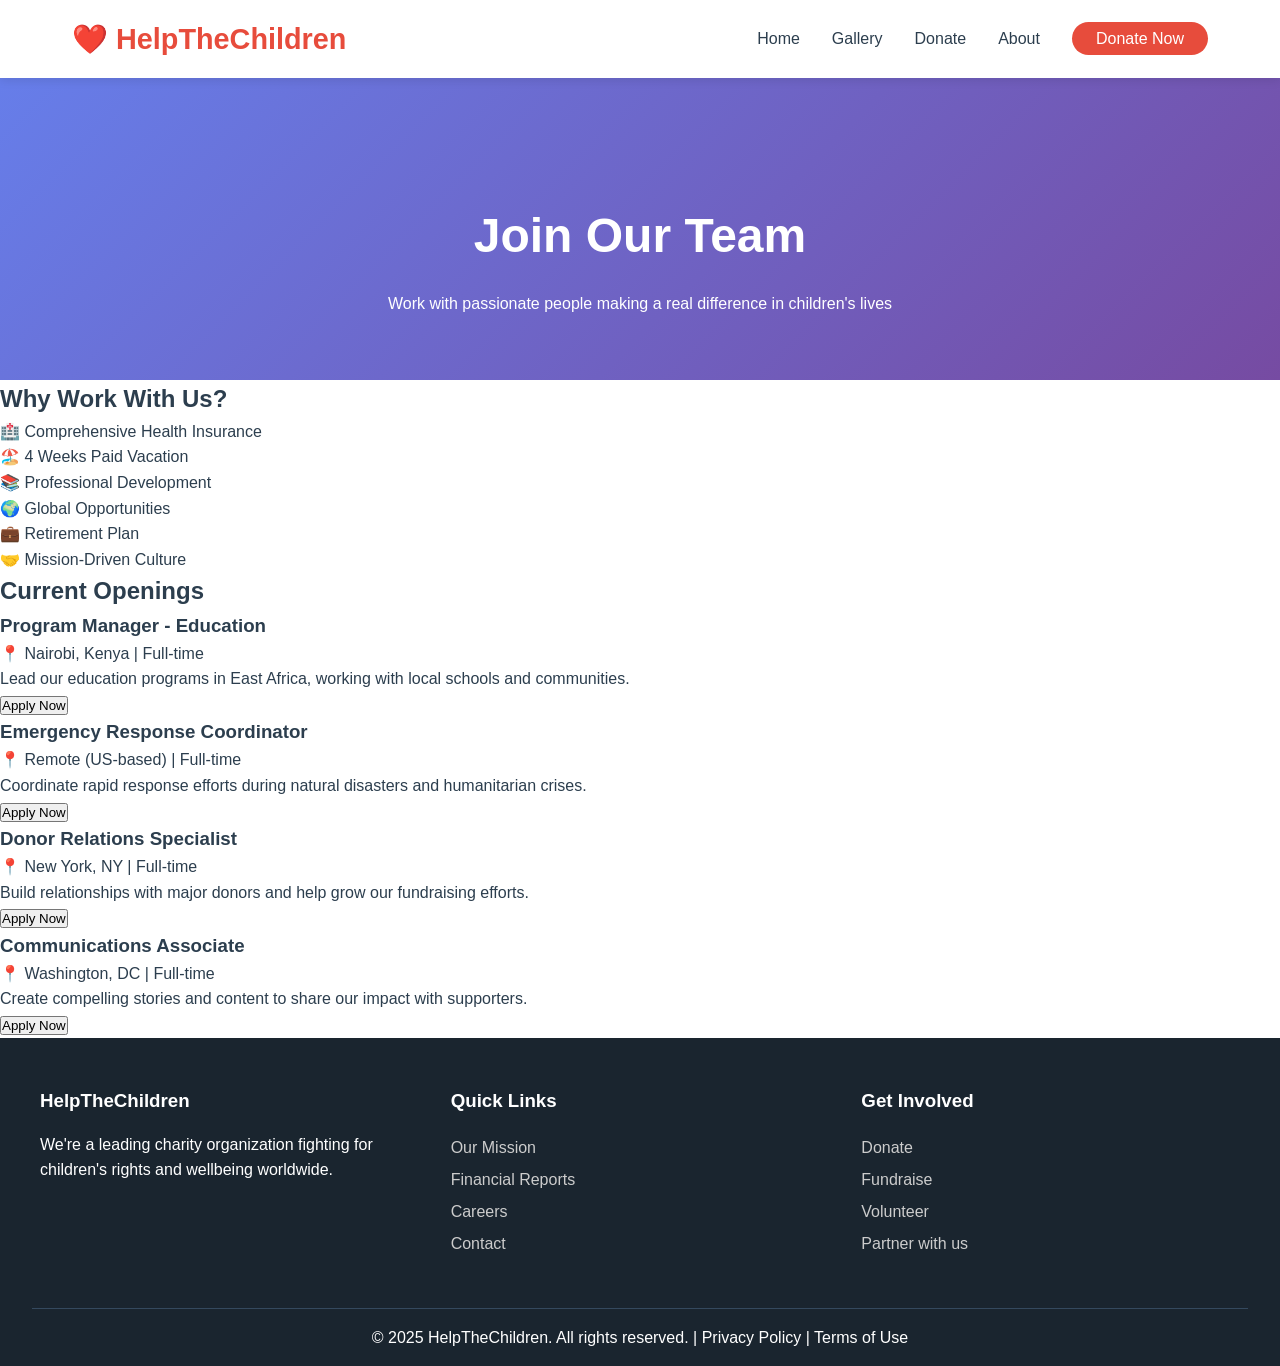
<file: careers.html>
<!DOCTYPE html>
<html lang="en">
<head>
    <meta charset="UTF-8">
    <meta name="viewport" content="width=device-width, initial-scale=1.0">
    <title>Help The Children | Careers</title>
    <link rel="stylesheet" href="style.css">
</head>
<body>
    <header>
        <nav>
            <div class="logo">❤️ HelpTheChildren</div>
            <div class="menu-toggle" id="menuToggle">☰</div>
            <ul class="nav-links" id="navLinks">
                <li><a href="index.html">Home</a></li>
                <li><a href="gallery.html">Gallery</a></li>
                <li><a href="donate.html">Donate</a></li>
                <li><a href="about.html">About</a></li>
                <li><a href="donate.html" class="donate-btn">Donate Now</a></li>
            </ul>
        </nav>
    </header>

    <section class="page-header">
        <h1>Join Our Team</h1>
        <p>Work with passionate people making a real difference in children's lives</p>
    </section>

    <section class="careers-section">
        <div class="careers-container">
            <div class="why-work">
                <h2>Why Work With Us?</h2>
                <div class="benefits-grid">
                    <div class="benefit">🏥 Comprehensive Health Insurance</div>
                    <div class="benefit">🏖️ 4 Weeks Paid Vacation</div>
                    <div class="benefit">📚 Professional Development</div>
                    <div class="benefit">🌍 Global Opportunities</div>
                    <div class="benefit">💼 Retirement Plan</div>
                    <div class="benefit">🤝 Mission-Driven Culture</div>
                </div>
            </div>

            <div class="job-openings">
                <h2>Current Openings</h2>
                <div class="job-list">
                    <div class="job-card">
                        <h3>Program Manager - Education</h3>
                        <div class="job-meta">📍 Nairobi, Kenya | Full-time</div>
                        <p>Lead our education programs in East Africa, working with local schools and communities.</p>
                        <button class="apply-btn">Apply Now</button>
                    </div>
                    <div class="job-card">
                        <h3>Emergency Response Coordinator</h3>
                        <div class="job-meta">📍 Remote (US-based) | Full-time</div>
                        <p>Coordinate rapid response efforts during natural disasters and humanitarian crises.</p>
                        <button class="apply-btn">Apply Now</button>
                    </div>
                    <div class="job-card">
                        <h3>Donor Relations Specialist</h3>
                        <div class="job-meta">📍 New York, NY | Full-time</div>
                        <p>Build relationships with major donors and help grow our fundraising efforts.</p>
                        <button class="apply-btn">Apply Now</button>
                    </div>
                    <div class="job-card">
                        <h3>Communications Associate</h3>
                        <div class="job-meta">📍 Washington, DC | Full-time</div>
                        <p>Create compelling stories and content to share our impact with supporters.</p>
                        <button class="apply-btn">Apply Now</button>
                    </div>
                </div>
            </div>
        </div>
    </section>

    <footer>
        <div class="footer-content">
            <div class="footer-section">
                <h3>HelpTheChildren</h3>
                <p>We're a leading charity organization fighting for children's rights and wellbeing worldwide.</p>
            </div>
            <div class="footer-section">
                <h3>Quick Links</h3>
                <ul>
                    <li><a href="mission.html">Our Mission</a></li>
                    <li><a href="reports.html">Financial Reports</a></li>
                    <li><a href="careers.html">Careers</a></li>
                    <li><a href="contact.html">Contact</a></li>
                </ul>
            </div>
            <div class="footer-section">
                <h3>Get Involved</h3>
                <ul>
                    <li><a href="donate.html">Donate</a></li>
                    <li><a href="fundraise.html">Fundraise</a></li>
                    <li><a href="volunteer.html">Volunteer</a></li>
                    <li><a href="partners.html">Partner with us</a></li>
                </ul>
            </div>
        </div>
        <div class="copyright">
            <p>&copy; 2025 HelpTheChildren. All rights reserved. | Privacy Policy | Terms of Use</p>
        </div>
    </footer>

    <script src="script.js"></script>
</body>
</html>
</file>
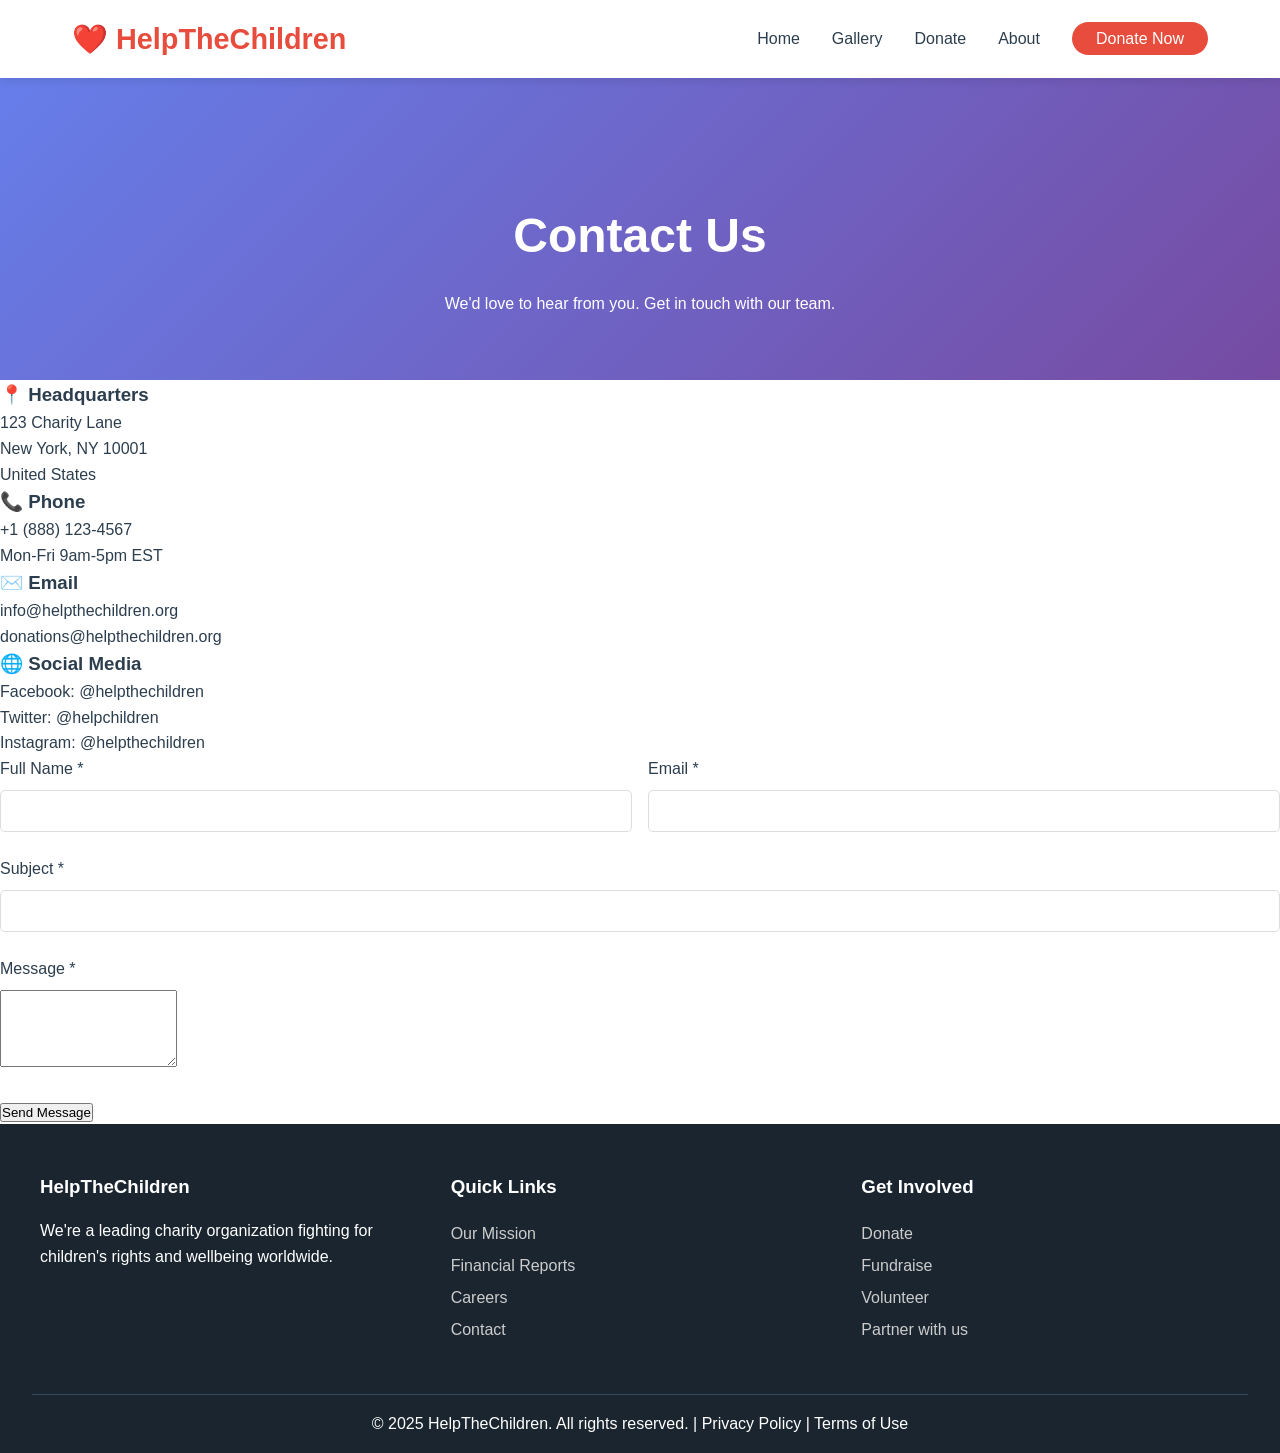
<file: contact.html>
<!DOCTYPE html>
<html lang="en">
<head>
    <meta charset="UTF-8">
    <meta name="viewport" content="width=device-width, initial-scale=1.0">
    <title>Help The Children | Contact Us</title>
    <link rel="stylesheet" href="style.css">
</head>
<body>
    <header>
        <nav>
            <div class="logo">❤️ HelpTheChildren</div>
            <div class="menu-toggle" id="menuToggle">☰</div>
            <ul class="nav-links" id="navLinks">
                <li><a href="index.html">Home</a></li>
                <li><a href="gallery.html">Gallery</a></li>
                <li><a href="donate.html">Donate</a></li>
                <li><a href="about.html">About</a></li>
                <li><a href="donate.html" class="donate-btn">Donate Now</a></li>
            </ul>
        </nav>
    </header>

    <section class="page-header">
        <h1>Contact Us</h1>
        <p>We'd love to hear from you. Get in touch with our team.</p>
    </section>

    <section class="contact-section">
        <div class="contact-container">
            <div class="contact-info">
                <div class="info-item">
                    <h3>📍 Headquarters</h3>
                    <p>123 Charity Lane<br>New York, NY 10001<br>United States</p>
                </div>
                <div class="info-item">
                    <h3>📞 Phone</h3>
                    <p>+1 (888) 123-4567<br>Mon-Fri 9am-5pm EST</p>
                </div>
                <div class="info-item">
                    <h3>✉️ Email</h3>
                    <p>info@helpthechildren.org<br>donations@helpthechildren.org</p>
                </div>
                <div class="info-item">
                    <h3>🌐 Social Media</h3>
                    <p>Facebook: @helpthechildren<br>Twitter: @helpchildren<br>Instagram: @helpthechildren</p>
                </div>
            </div>

            <div class="contact-form-container">
                <form id="contactForm" class="contact-form">
                    <div class="form-row">
                        <div class="form-group">
                            <label for="contactName">Full Name *</label>
                            <input type="text" id="contactName" required>
                        </div>
                        <div class="form-group">
                            <label for="contactEmail">Email *</label>
                            <input type="email" id="contactEmail" required>
                        </div>
                    </div>
                    <div class="form-group">
                        <label for="contactSubject">Subject *</label>
                        <input type="text" id="contactSubject" required>
                    </div>
                    <div class="form-group">
                        <label for="contactMessage">Message *</label>
                        <textarea id="contactMessage" rows="5" required></textarea>
                    </div>
                    <button type="submit" class="submit-contact">Send Message</button>
                </form>
            </div>
        </div>
    </section>

    <footer>
        <div class="footer-content">
            <div class="footer-section">
                <h3>HelpTheChildren</h3>
                <p>We're a leading charity organization fighting for children's rights and wellbeing worldwide.</p>
            </div>
            <div class="footer-section">
                <h3>Quick Links</h3>
                <ul>
                    <li><a href="mission.html">Our Mission</a></li>
                    <li><a href="reports.html">Financial Reports</a></li>
                    <li><a href="careers.html">Careers</a></li>
                    <li><a href="contact.html">Contact</a></li>
                </ul>
            </div>
            <div class="footer-section">
                <h3>Get Involved</h3>
                <ul>
                    <li><a href="donate.html">Donate</a></li>
                    <li><a href="fundraise.html">Fundraise</a></li>
                    <li><a href="volunteer.html">Volunteer</a></li>
                    <li><a href="partners.html">Partner with us</a></li>
                </ul>
            </div>
        </div>
        <div class="copyright">
            <p>&copy; 2025 HelpTheChildren. All rights reserved. | Privacy Policy | Terms of Use</p>
        </div>
    </footer>

    <script src="script.js"></script>
</body>
</html>
</file>
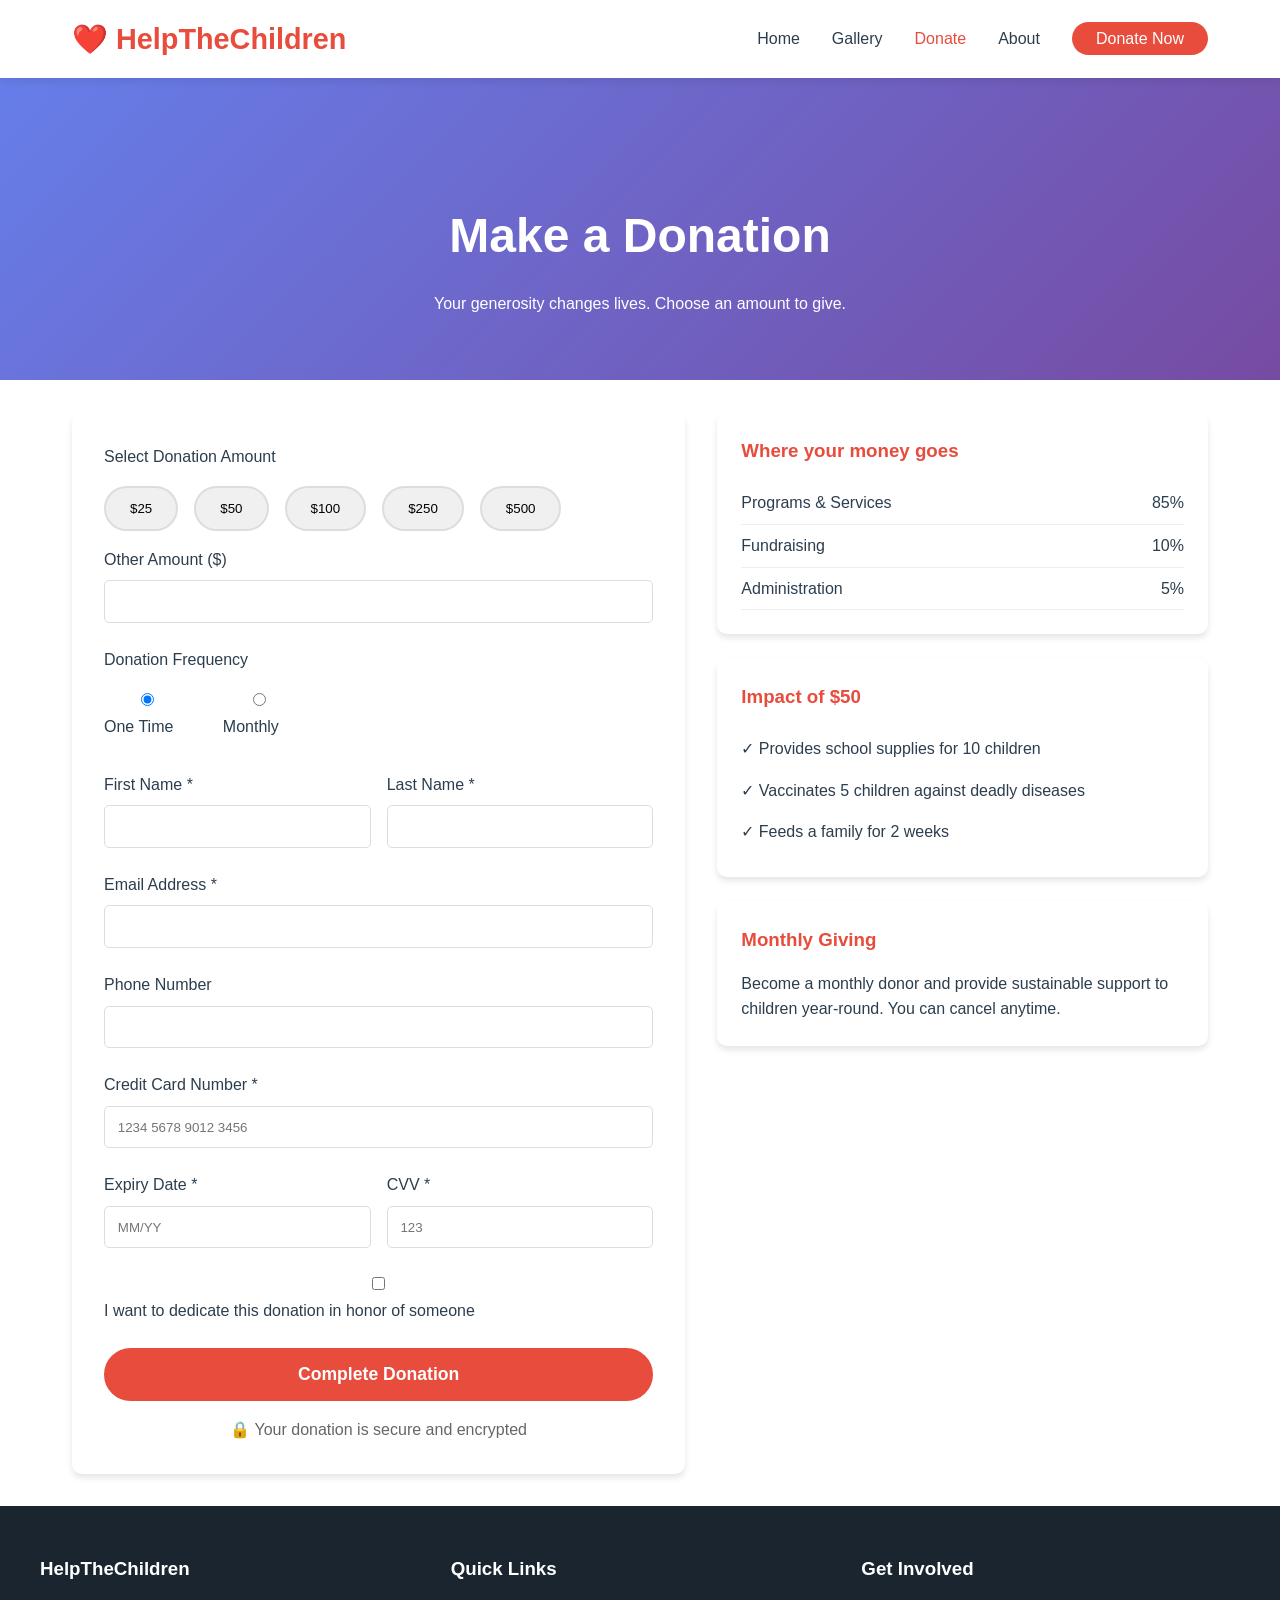
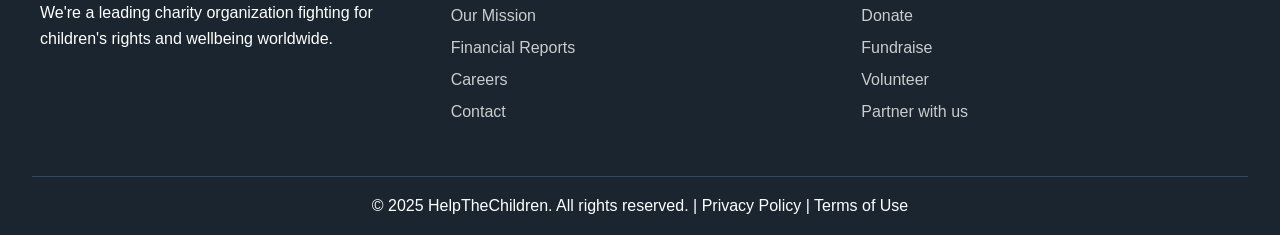
<file: donate.html>
<!DOCTYPE html>
<html lang="en">
<head>
    <meta charset="UTF-8">
    <meta name="viewport" content="width=device-width, initial-scale=1.0">
    <title>Help The Children | Donate</title>
    <link rel="stylesheet" href="style.css">
    <style>
        .error-message {
            color: #e74c3c;
            font-size: 0.85rem;
            margin-top: -0.5rem;
            margin-bottom: 0.5rem;
            display: none;
        }
        .processing {
            text-align: center;
            margin-top: 1rem;
            color: #e74c3c;
            font-weight: bold;
            display: none;
        }
        button:disabled {
            background-color: #ccc;
            cursor: not-allowed;
        }
    </style>
</head>
<body>
    <header>
        <nav>
            <div class="logo">❤️ HelpTheChildren</div>
            <div class="menu-toggle" id="menuToggle">☰</div>
            <ul class="nav-links" id="navLinks">
                <li><a href="index.html">Home</a></li>
                <li><a href="gallery.html">Gallery</a></li>
                <li><a href="donate.html" class="active">Donate</a></li>
                <li><a href="about.html">About</a></li>
                <li><a href="donate.html" class="donate-btn">Donate Now</a></li>
            </ul>
        </nav>
    </header>

    <section class="page-header">
        <h1>Make a Donation</h1>
        <p>Your generosity changes lives. Choose an amount to give.</p>
    </section>

    <section class="donation-section">
        <div class="donation-container">
            <div class="donation-form-container">
                <form id="donationForm" class="donation-form">
                    <div class="form-group">
                        <label>Select Donation Amount</label>
                        <div class="amount-buttons">
                            <button type="button" class="amount-btn" data-amount="25">$25</button>
                            <button type="button" class="amount-btn" data-amount="50">$50</button>
                            <button type="button" class="amount-btn" data-amount="100">$100</button>
                            <button type="button" class="amount-btn" data-amount="250">$250</button>
                            <button type="button" class="amount-btn" data-amount="500">$500</button>
                        </div>
                        <div class="custom-amount">
                            <label for="customAmount">Other Amount ($)</label>
                            <input type="number" id="customAmount" name="customAmount" min="1" step="1">
                            <div class="error-message" id="amountError">Please select or enter a valid amount.</div>
                        </div>
                    </div>

                    <div class="form-group">
                        <label>Donation Frequency</label>
                        <div class="frequency-buttons">
                            <label class="radio-label">
                                <input type="radio" name="frequency" value="one-time" checked> One Time
                            </label>
                            <label class="radio-label">
                                <input type="radio" name="frequency" value="monthly"> Monthly
                            </label>
                        </div>
                    </div>

                    <div class="form-row">
                        <div class="form-group">
                            <label for="firstName">First Name *</label>
                            <input type="text" id="firstName" name="firstName" required>
                        </div>
                        <div class="form-group">
                            <label for="lastName">Last Name *</label>
                            <input type="text" id="lastName" name="lastName" required>
                        </div>
                    </div>

                    <div class="form-group">
                        <label for="email">Email Address *</label>
                        <input type="email" id="email" name="email" required>
                    </div>

                    <div class="form-group">
                        <label for="phone">Phone Number</label>
                        <input type="tel" id="phone" name="phone">
                    </div>

                    <div class="form-group">
                        <label for="cardNumber">Credit Card Number *</label>
                        <input type="text" id="cardNumber" name="cardNumber" placeholder="1234 5678 9012 3456" required>
                        <div class="error-message" id="cardError">Invalid card number (should be 16 digits).</div>
                    </div>

                    <div class="form-row">
                        <div class="form-group">
                            <label for="expiry">Expiry Date *</label>
                            <input type="text" id="expiry" name="expiry" placeholder="MM/YY" required>
                            <div class="error-message" id="expiryError">Invalid or expired date.</div>
                        </div>
                        <div class="form-group">
                            <label for="cvv">CVV *</label>
                            <input type="text" id="cvv" name="cvv" placeholder="123" required>
                            <div class="error-message" id="cvvError">CVV must be 3-4 digits.</div>
                        </div>
                    </div>

                    <div class="form-group">
                        <label class="checkbox-label">
                            <input type="checkbox" id="dedicate" name="dedicate"> I want to dedicate this donation in honor of someone
                        </label>
                    </div>

                    <div id="dedicateFields" style="display:none;">
                        <div class="form-group">
                            <label for="honorName">In Honor Of</label>
                            <input type="text" id="honorName" name="honorName">
                        </div>
                        <div class="form-group">
                            <label for="notificationEmail">Send notification to (email)</label>
                            <input type="email" id="notificationEmail" name="notificationEmail">
                        </div>
                    </div>

                    <button type="submit" class="submit-donation">Complete Donation</button>
                    <p class="secure-note">🔒 Your donation is secure and encrypted</p>
                    <div class="processing" id="processingMsg">⏳ Processing your donation... Please do not close this page.</div>
                </form>
            </div>

            <div class="donation-info">
                <div class="info-card">
                    <h3>Where your money goes</h3>
                    <div class="impact-breakdown">
                        <div class="breakdown-item"><span>Programs & Services</span><span>85%</span></div>
                        <div class="breakdown-item"><span>Fundraising</span><span>10%</span></div>
                        <div class="breakdown-item"><span>Administration</span><span>5%</span></div>
                    </div>
                </div>
                <div class="info-card">
                    <h3>Impact of $50</h3>
                    <ul>
                        <li>✓ Provides school supplies for 10 children</li>
                        <li>✓ Vaccinates 5 children against deadly diseases</li>
                        <li>✓ Feeds a family for 2 weeks</li>
                    </ul>
                </div>
                <div class="info-card">
                    <h3>Monthly Giving</h3>
                    <p>Become a monthly donor and provide sustainable support to children year-round. You can cancel anytime.</p>
                </div>
            </div>
        </div>
    </section>

    <footer>
        <div class="footer-content">
            <div class="footer-section"><h3>HelpTheChildren</h3><p>We're a leading charity organization fighting for children's rights and wellbeing worldwide.</p></div>
            <div class="footer-section"><h3>Quick Links</h3><ul><li><a href="about.html">Our Mission</a></li><li><a href="#">Financial Reports</a></li><li><a href="#">Careers</a></li><li><a href="#">Contact</a></li></ul></div>
            <div class="footer-section"><h3>Get Involved</h3><ul><li><a href="donate.html">Donate</a></li><li><a href="#">Fundraise</a></li><li><a href="#">Volunteer</a></li><li><a href="#">Partner with us</a></li></ul></div>
        </div>
        <div class="copyright"><p>&copy; 2025 HelpTheChildren. All rights reserved. | Privacy Policy | Terms of Use</p></div>
    </footer>

    <script>
        // Amount selection
        let selectedAmount = null;
        const amountBtns = document.querySelectorAll('.amount-btn');
        const customAmount = document.getElementById('customAmount');
        amountBtns.forEach(btn => {
            btn.addEventListener('click', () => {
                amountBtns.forEach(b => b.classList.remove('selected'));
                btn.classList.add('selected');
                selectedAmount = btn.getAttribute('data-amount');
                customAmount.value = '';
                document.getElementById('amountError').style.display = 'none';
            });
        });
        customAmount.addEventListener('input', () => {
            amountBtns.forEach(b => b.classList.remove('selected'));
            selectedAmount = null;
            document.getElementById('amountError').style.display = 'none';
        });

        // Card formatting & validation helpers
        function luhnCheck(cardNum) {
            let sum = 0;
            let alternate = false;
            for (let i = cardNum.length - 1; i >= 0; i--) {
                let n = parseInt(cardNum.charAt(i), 10);
                if (alternate) n *= 2;
                if (n > 9) n = (n % 10) + 1;
                sum += n;
                alternate = !alternate;
            }
            return sum % 10 === 0;
        }
        function validateCardNumber(num) {
            const digits = num.replace(/\s/g, '');
            if (!/^\d{16}$/.test(digits)) return false;
            return luhnCheck(digits);
        }
        function validateExpiry(expiry) {
            const match = expiry.match(/^(0[1-9]|1[0-2])\/(\d{2})$/);
            if (!match) return false;
            const month = parseInt(match[1], 10);
            const year = parseInt('20' + match[2], 10);
            const now = new Date();
            const currentYear = now.getFullYear();
            const currentMonth = now.getMonth() + 1;
            if (year < currentYear) return false;
            if (year === currentYear && month < currentMonth) return false;
            return true;
        }
        function validateCVV(cvv) { return /^\d{3,4}$/.test(cvv); }

        // Format inputs
        document.getElementById('cardNumber').addEventListener('input', function(e) {
            let val = e.target.value.replace(/\D/g, '');
            if (val.length > 16) val = val.slice(0,16);
            e.target.value = val.replace(/(\d{4})/g, '$1 ').trim();
        });
        document.getElementById('expiry').addEventListener('input', function(e) {
            let val = e.target.value.replace(/\D/g, '');
            if (val.length >= 2) val = val.slice(0,2) + '/' + val.slice(2,4);
            e.target.value = val;
        });

        // Dedication toggle
        const dedicateCheck = document.getElementById('dedicate');
        const dedicateFields = document.getElementById('dedicateFields');
        dedicateCheck.addEventListener('change', () => {
            dedicateFields.style.display = dedicateCheck.checked ? 'block' : 'none';
        });

        // Form submission
        const donationForm = document.getElementById('donationForm');
        donationForm.addEventListener('submit', async (e) => {
            e.preventDefault();
            // Clear previous errors
            document.querySelectorAll('.error-message').forEach(el => el.style.display = 'none');
            
            // Gather data
            const firstName = document.getElementById('firstName').value.trim();
            const lastName = document.getElementById('lastName').value.trim();
            const email = document.getElementById('email').value.trim();
            const phone = document.getElementById('phone').value.trim();
            const amount = selectedAmount || customAmount.value;
            const cardNumberRaw = document.getElementById('cardNumber').value.replace(/\s/g, '');
            const expiry = document.getElementById('expiry').value;
            const cvv = document.getElementById('cvv').value;
            const frequency = document.querySelector('input[name="frequency"]:checked').value;
            const dedication = dedicateCheck.checked;
            const honorName = document.getElementById('honorName')?.value || '';
            const notificationEmail = document.getElementById('notificationEmail')?.value || '';

            let isValid = true;
            if (!firstName || !lastName || !email) { alert('Please fill in all required fields.'); isValid = false; }
            if (!amount || amount <= 0) { document.getElementById('amountError').style.display = 'block'; isValid = false; }
            if (!validateCardNumber(cardNumberRaw)) { document.getElementById('cardError').style.display = 'block'; isValid = false; }
            if (!validateExpiry(expiry)) { document.getElementById('expiryError').style.display = 'block'; isValid = false; }
            if (!validateCVV(cvv)) { document.getElementById('cvvError').style.display = 'block'; isValid = false; }
            if (!isValid) return;

            // Prepare payload
            const payload = {
                firstName, lastName, email, phone, amount: parseFloat(amount),
                cardNumber: cardNumberRaw, cardExpiry: expiry, cardCvv: cvv, frequency,
                dedication, honorName, notificationEmail
            };

            // UI processing state
            const submitBtn = donationForm.querySelector('.submit-donation');
            const processingDiv = document.getElementById('processingMsg');
            submitBtn.disabled = true;
            submitBtn.textContent = 'Processing...';
            processingDiv.style.display = 'block';

            try {
                const response = await fetch('/api/donate', {
                    method: 'POST',
                    headers: { 'Content-Type': 'application/json' },
                    body: JSON.stringify(payload)
                });
                const result = await response.json();
                if (result.success) {
                    // Store info for Payment.html
                    sessionStorage.setItem('donationAmount', amount);
                    sessionStorage.setItem('donorName', `${firstName} ${lastName}`);
                    sessionStorage.setItem('donationEmail', email);
                    sessionStorage.setItem('donationId', result.donationId || 'TXN' + Date.now());
                    window.location.href = '/Payment.html';
                } else {
                    alert('Donation failed: ' + (result.message || 'Please try again.'));
                    submitBtn.disabled = false;
                    submitBtn.textContent = 'Complete Donation';
                    processingDiv.style.display = 'none';
                }
            } catch (err) {
                console.error(err);
                alert('Network error. Please check your connection.');
                submitBtn.disabled = false;
                submitBtn.textContent = 'Complete Donation';
                processingDiv.style.display = 'none';
            }
        });
    </script>
</body>
</html>
</file>
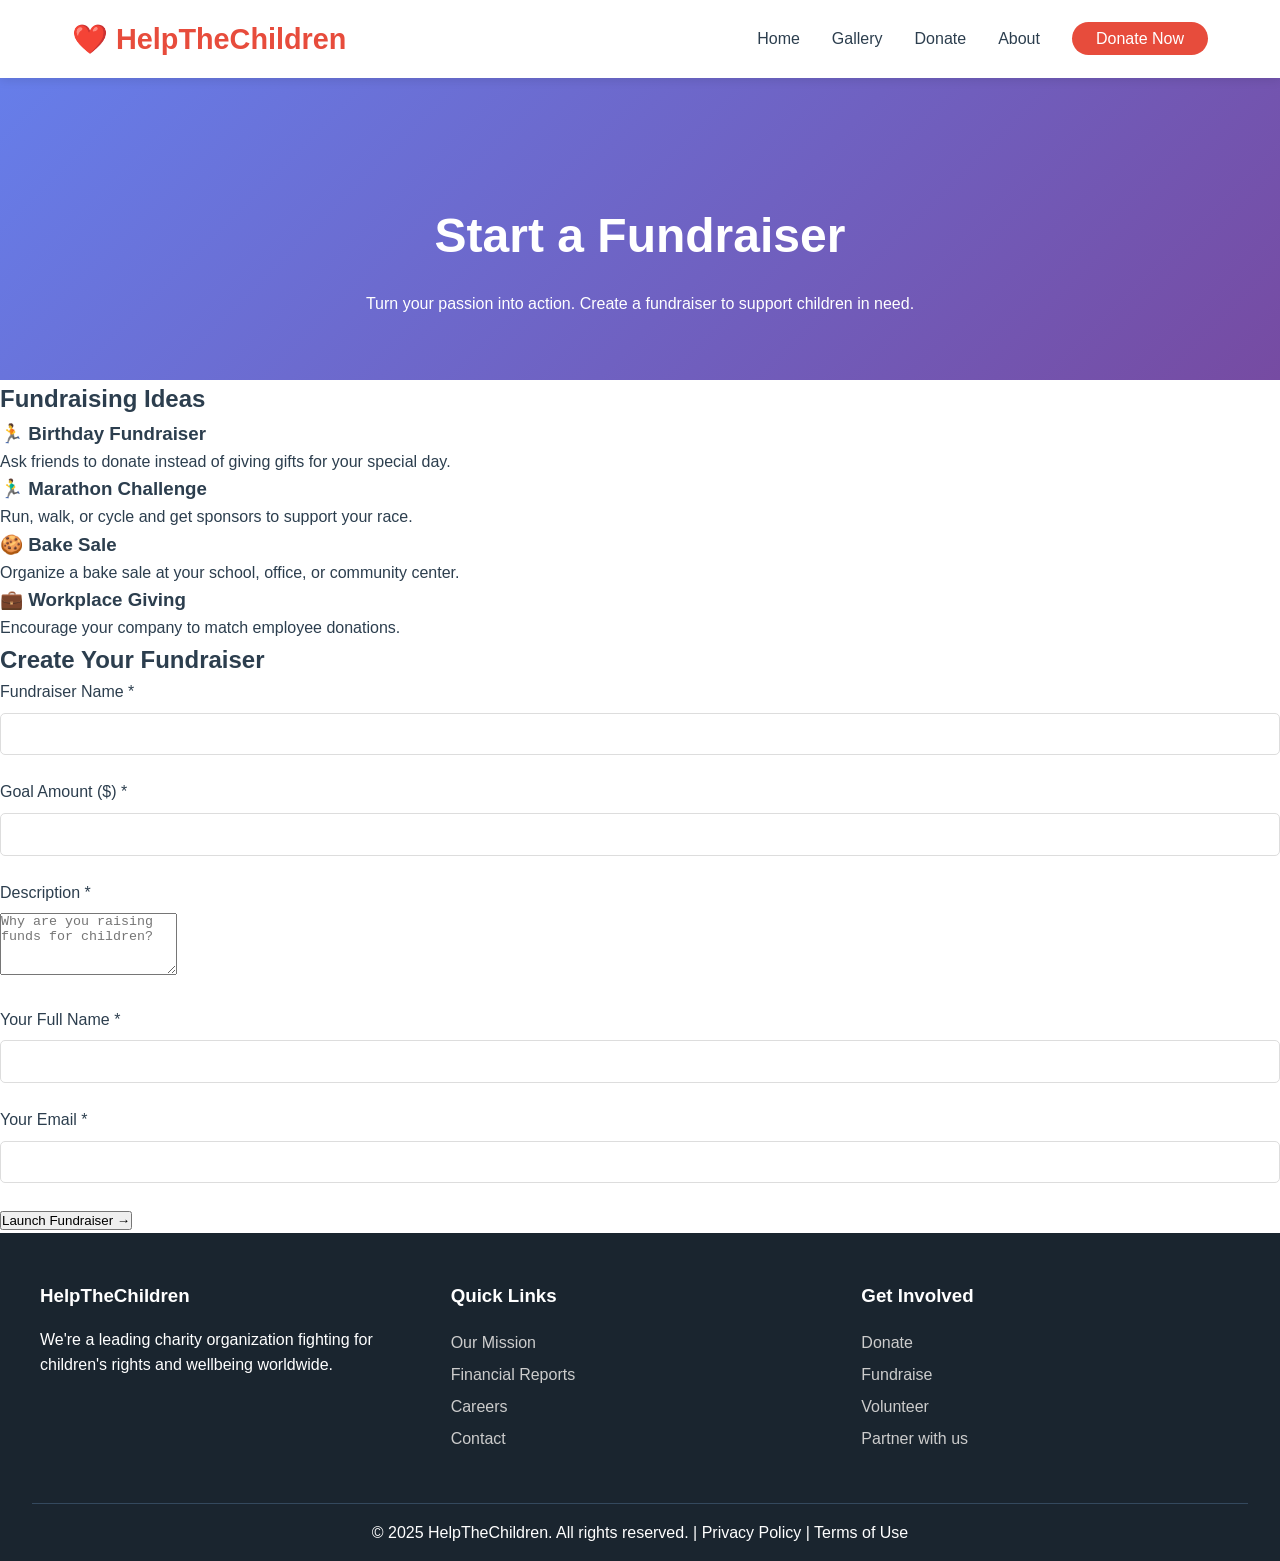
<file: fundrise.html>
<!DOCTYPE html>
<html lang="en">
<head>
    <meta charset="UTF-8">
    <meta name="viewport" content="width=device-width, initial-scale=1.0">
    <title>Help The Children | Fundraise</title>
    <link rel="stylesheet" href="style.css">
</head>
<body>
    <header>
        <nav>
            <div class="logo">❤️ HelpTheChildren</div>
            <div class="menu-toggle" id="menuToggle">☰</div>
            <ul class="nav-links" id="navLinks">
                <li><a href="index.html">Home</a></li>
                <li><a href="gallery.html">Gallery</a></li>
                <li><a href="donate.html">Donate</a></li>
                <li><a href="about.html">About</a></li>
                <li><a href="donate.html" class="donate-btn">Donate Now</a></li>
            </ul>
        </nav>
    </header>

    <section class="page-header">
        <h1>Start a Fundraiser</h1>
        <p>Turn your passion into action. Create a fundraiser to support children in need.</p>
    </section>

    <section class="fundraise-section">
        <div class="fundraise-container">
            <div class="fundraise-ideas">
                <h2>Fundraising Ideas</h2>
                <div class="ideas-grid">
                    <div class="idea-card">
                        <h3>🏃 Birthday Fundraiser</h3>
                        <p>Ask friends to donate instead of giving gifts for your special day.</p>
                    </div>
                    <div class="idea-card">
                        <h3>🏃‍♂️ Marathon Challenge</h3>
                        <p>Run, walk, or cycle and get sponsors to support your race.</p>
                    </div>
                    <div class="idea-card">
                        <h3>🍪 Bake Sale</h3>
                        <p>Organize a bake sale at your school, office, or community center.</p>
                    </div>
                    <div class="idea-card">
                        <h3>💼 Workplace Giving</h3>
                        <p>Encourage your company to match employee donations.</p>
                    </div>
                </div>
            </div>

            <div class="start-fundraise">
                <h2>Create Your Fundraiser</h2>
                <form id="fundraiseForm" class="fundraise-form">
                    <div class="form-group">
                        <label for="fundraiserName">Fundraiser Name *</label>
                        <input type="text" id="fundraiserName" required>
                    </div>
                    <div class="form-group">
                        <label for="fundraiserGoal">Goal Amount ($) *</label>
                        <input type="number" id="fundraiserGoal" required>
                    </div>
                    <div class="form-group">
                        <label for="fundraiserDesc">Description *</label>
                        <textarea id="fundraiserDesc" rows="4" placeholder="Why are you raising funds for children?" required></textarea>
                    </div>
                    <div class="form-group">
                        <label for="fundraiserName">Your Full Name *</label>
                        <input type="text" id="fundraiserCreator" required>
                    </div>
                    <div class="form-group">
                        <label for="fundraiserEmail">Your Email *</label>
                        <input type="email" id="fundraiserEmail" required>
                    </div>
                    <button type="submit" class="submit-fundraise">Launch Fundraiser →</button>
                </form>
            </div>
        </div>
    </section>

    <footer>
        <div class="footer-content">
            <div class="footer-section">
                <h3>HelpTheChildren</h3>
                <p>We're a leading charity organization fighting for children's rights and wellbeing worldwide.</p>
            </div>
            <div class="footer-section">
                <h3>Quick Links</h3>
                <ul>
                    <li><a href="mission.html">Our Mission</a></li>
                    <li><a href="reports.html">Financial Reports</a></li>
                    <li><a href="careers.html">Careers</a></li>
                    <li><a href="contact.html">Contact</a></li>
                </ul>
            </div>
            <div class="footer-section">
                <h3>Get Involved</h3>
                <ul>
                    <li><a href="donate.html">Donate</a></li>
                    <li><a href="fundraise.html">Fundraise</a></li>
                    <li><a href="volunteer.html">Volunteer</a></li>
                    <li><a href="partners.html">Partner with us</a></li>
                </ul>
            </div>
        </div>
        <div class="copyright">
            <p>&copy; 2025 HelpTheChildren. All rights reserved. | Privacy Policy | Terms of Use</p>
        </div>
    </footer>

    <script src="script.js"></script>
</body>
</html>
</file>
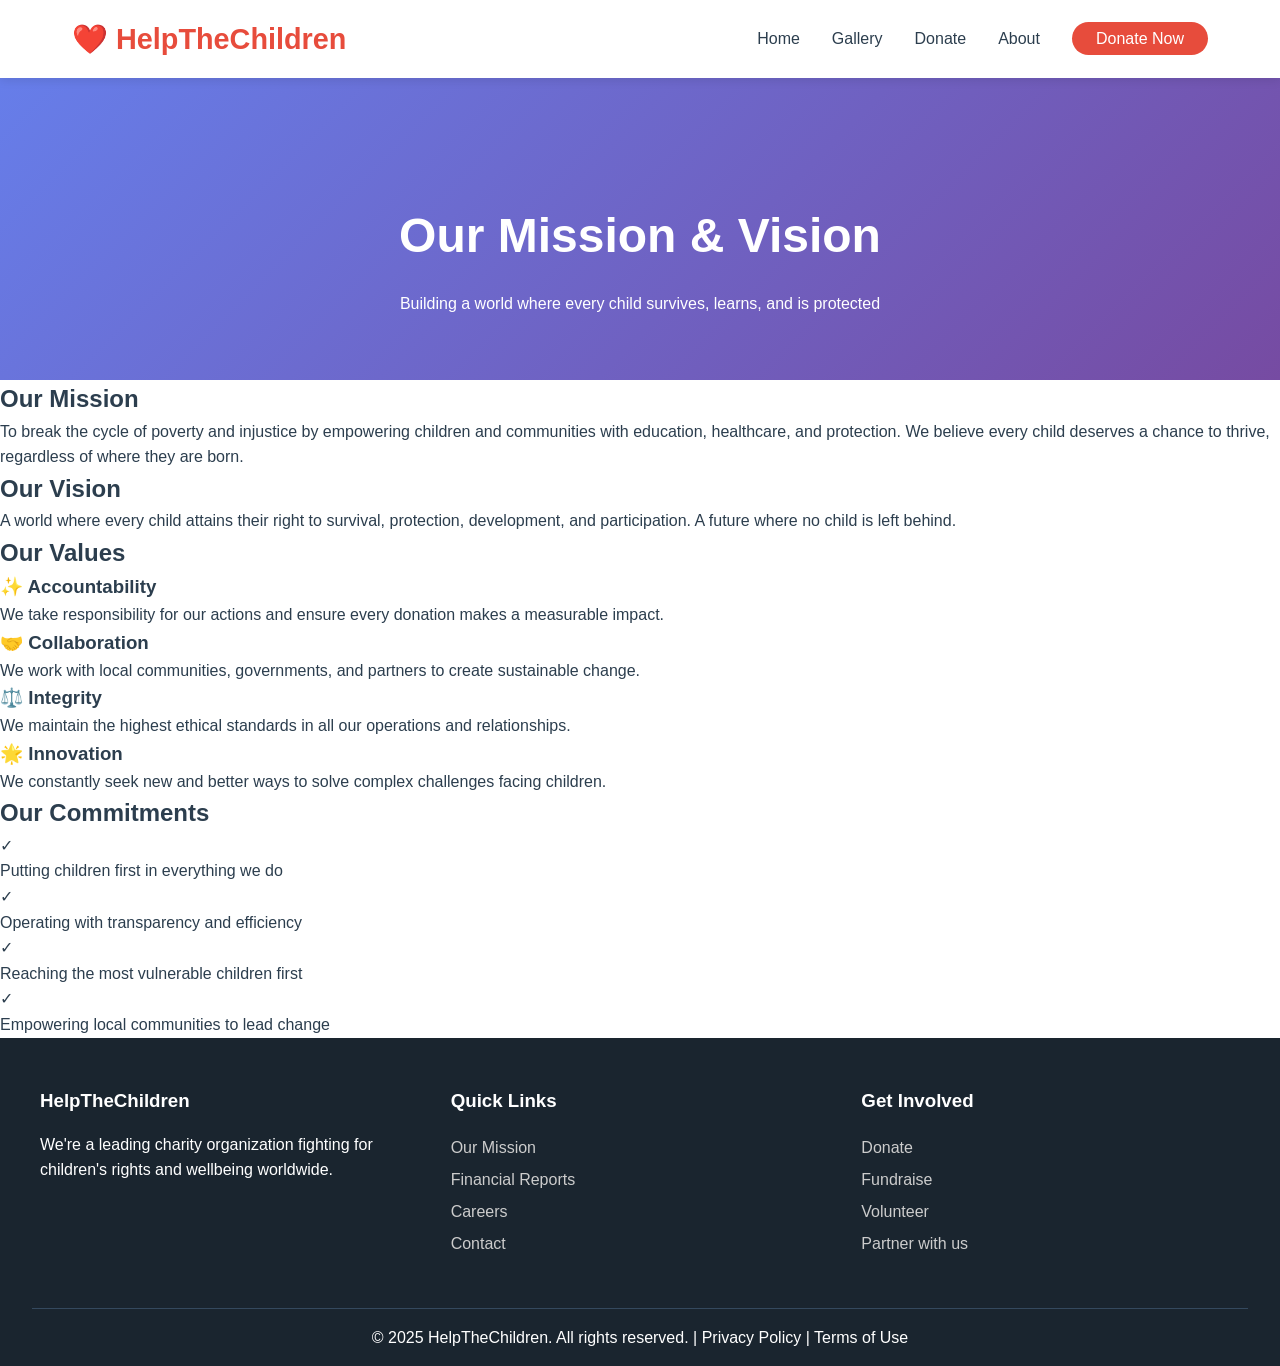
<file: mission.html>
<!DOCTYPE html>
<html lang="en">
<head>
    <meta charset="UTF-8">
    <meta name="viewport" content="width=device-width, initial-scale=1.0">
    <title>Help The Children | Our Mission</title>
    <link rel="stylesheet" href="style.css">
</head>
<body>
    <header>
        <nav>
            <div class="logo">❤️ HelpTheChildren</div>
            <div class="menu-toggle" id="menuToggle">☰</div>
            <ul class="nav-links" id="navLinks">
                <li><a href="index.html">Home</a></li>
                <li><a href="gallery.html">Gallery</a></li>
                <li><a href="donate.html">Donate</a></li>
                <li><a href="about.html">About</a></li>
                <li><a href="donate.html" class="donate-btn">Donate Now</a></li>
            </ul>
        </nav>
    </header>

    <section class="page-header">
        <h1>Our Mission & Vision</h1>
        <p>Building a world where every child survives, learns, and is protected</p>
    </section>

    <section class="mission-section">
        <div class="mission-container">
            <div class="mission-statement">
                <h2>Our Mission</h2>
                <p>To break the cycle of poverty and injustice by empowering children and communities with education, healthcare, and protection. We believe every child deserves a chance to thrive, regardless of where they are born.</p>
                
                <h2>Our Vision</h2>
                <p>A world where every child attains their right to survival, protection, development, and participation. A future where no child is left behind.</p>
                
                <h2>Our Values</h2>
                <div class="values-grid">
                    <div class="value-card">
                        <h3>✨ Accountability</h3>
                        <p>We take responsibility for our actions and ensure every donation makes a measurable impact.</p>
                    </div>
                    <div class="value-card">
                        <h3>🤝 Collaboration</h3>
                        <p>We work with local communities, governments, and partners to create sustainable change.</p>
                    </div>
                    <div class="value-card">
                        <h3>⚖️ Integrity</h3>
                        <p>We maintain the highest ethical standards in all our operations and relationships.</p>
                    </div>
                    <div class="value-card">
                        <h3>🌟 Innovation</h3>
                        <p>We constantly seek new and better ways to solve complex challenges facing children.</p>
                    </div>
                </div>
            </div>
            
            <div class="mission-impact">
                <h2>Our Commitments</h2>
                <div class="commitment-list">
                    <div class="commitment">
                        <span class="check">✓</span>
                        <div>Putting children first in everything we do</div>
                    </div>
                    <div class="commitment">
                        <span class="check">✓</span>
                        <div>Operating with transparency and efficiency</div>
                    </div>
                    <div class="commitment">
                        <span class="check">✓</span>
                        <div>Reaching the most vulnerable children first</div>
                    </div>
                    <div class="commitment">
                        <span class="check">✓</span>
                        <div>Empowering local communities to lead change</div>
                    </div>
                </div>
            </div>
        </div>
    </section>

    <footer>
        <div class="footer-content">
            <div class="footer-section">
                <h3>HelpTheChildren</h3>
                <p>We're a leading charity organization fighting for children's rights and wellbeing worldwide.</p>
            </div>
            <div class="footer-section">
                <h3>Quick Links</h3>
                <ul>
                    <li><a href="mission.html">Our Mission</a></li>
                    <li><a href="reports.html">Financial Reports</a></li>
                    <li><a href="careers.html">Careers</a></li>
                    <li><a href="contact.html">Contact</a></li>
                </ul>
            </div>
            <div class="footer-section">
                <h3>Get Involved</h3>
                <ul>
                    <li><a href="donate.html">Donate</a></li>
                    <li><a href="fundraise.html">Fundraise</a></li>
                    <li><a href="volunteer.html">Volunteer</a></li>
                    <li><a href="partners.html">Partner with us</a></li>
                </ul>
            </div>
        </div>
        <div class="copyright">
            <p>&copy; 2025 HelpTheChildren. All rights reserved. | Privacy Policy | Terms of Use</p>
        </div>
    </footer>

    <script src="script.js"></script>
</body>
</html>
</file>
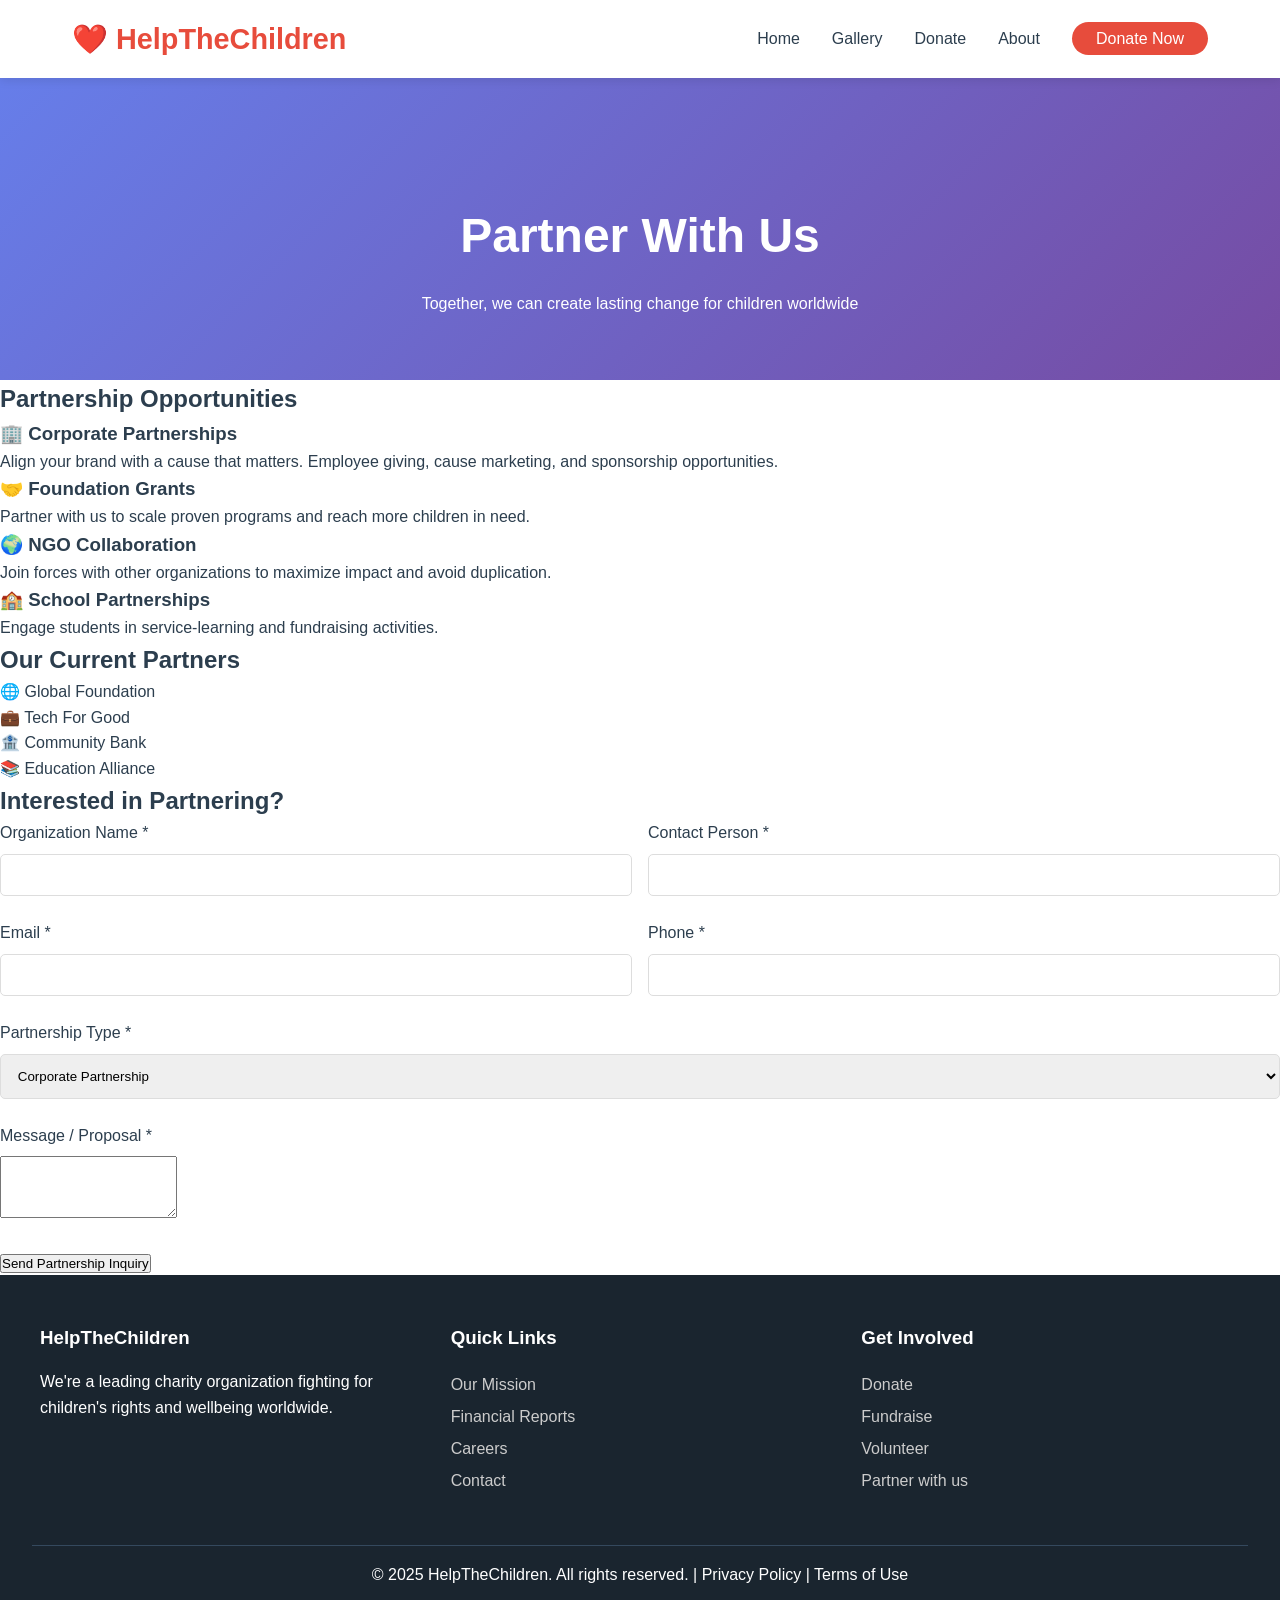
<file: partners.html>
<!DOCTYPE html>
<html lang="en">
<head>
    <meta charset="UTF-8">
    <meta name="viewport" content="width=device-width, initial-scale=1.0">
    <title>Help The Children | Partner With Us</title>
    <link rel="stylesheet" href="style.css">
</head>
<body>
    <header>
        <nav>
            <div class="logo">❤️ HelpTheChildren</div>
            <div class="menu-toggle" id="menuToggle">☰</div>
            <ul class="nav-links" id="navLinks">
                <li><a href="index.html">Home</a></li>
                <li><a href="gallery.html">Gallery</a></li>
                <li><a href="donate.html">Donate</a></li>
                <li><a href="about.html">About</a></li>
                <li><a href="donate.html" class="donate-btn">Donate Now</a></li>
            </ul>
        </nav>
    </header>

    <section class="page-header">
        <h1>Partner With Us</h1>
        <p>Together, we can create lasting change for children worldwide</p>
    </section>

    <section class="partners-section">
        <div class="partners-container">
            <div class="partner-types">
                <h2>Partnership Opportunities</h2>
                <div class="types-grid">
                    <div class="type-card">
                        <h3>🏢 Corporate Partnerships</h3>
                        <p>Align your brand with a cause that matters. Employee giving, cause marketing, and sponsorship opportunities.</p>
                    </div>
                    <div class="type-card">
                        <h3>🤝 Foundation Grants</h3>
                        <p>Partner with us to scale proven programs and reach more children in need.</p>
                    </div>
                    <div class="type-card">
                        <h3>🌍 NGO Collaboration</h3>
                        <p>Join forces with other organizations to maximize impact and avoid duplication.</p>
                    </div>
                    <div class="type-card">
                        <h3>🏫 School Partnerships</h3>
                        <p>Engage students in service-learning and fundraising activities.</p>
                    </div>
                </div>
            </div>

            <div class="current-partners">
                <h2>Our Current Partners</h2>
                <div class="partner-showcase">
                    <div class="partner-logo">🌐 Global Foundation</div>
                    <div class="partner-logo">💼 Tech For Good</div>
                    <div class="partner-logo">🏦 Community Bank</div>
                    <div class="partner-logo">📚 Education Alliance</div>
                </div>
            </div>

            <div class="partner-form-container">
                <h2>Interested in Partnering?</h2>
                <form id="partnerForm" class="partner-form">
                    <div class="form-row">
                        <div class="form-group">
                            <label>Organization Name *</label>
                            <input type="text" id="orgName" required>
                        </div>
                        <div class="form-group">
                            <label>Contact Person *</label>
                            <input type="text" id="contactPerson" required>
                        </div>
                    </div>
                    <div class="form-row">
                        <div class="form-group">
                            <label>Email *</label>
                            <input type="email" id="partnerEmail" required>
                        </div>
                        <div class="form-group">
                            <label>Phone *</label>
                            <input type="tel" id="partnerPhone" required>
                        </div>
                    </div>
                    <div class="form-group">
                        <label>Partnership Type *</label>
                        <select id="partnerType">
                            <option>Corporate Partnership</option>
                            <option>Foundation Grant</option>
                            <option>NGO Collaboration</option>
                            <option>School Partnership</option>
                        </select>
                    </div>
                    <div class="form-group">
                        <label>Message / Proposal *</label>
                        <textarea id="partnerMessage" rows="4" required></textarea>
                    </div>
                    <button type="submit" class="submit-partner">Send Partnership Inquiry</button>
                </form>
            </div>
        </div>
    </section>

    <footer>
        <div class="footer-content">
            <div class="footer-section">
                <h3>HelpTheChildren</h3>
                <p>We're a leading charity organization fighting for children's rights and wellbeing worldwide.</p>
            </div>
            <div class="footer-section">
                <h3>Quick Links</h3>
                <ul>
                    <li><a href="mission.html">Our Mission</a></li>
                    <li><a href="reports.html">Financial Reports</a></li>
                    <li><a href="careers.html">Careers</a></li>
                    <li><a href="contact.html">Contact</a></li>
                </ul>
            </div>
            <div class="footer-section">
                <h3>Get Involved</h3>
                <ul>
                    <li><a href="donate.html">Donate</a></li>
                    <li><a href="fundraise.html">Fundraise</a></li>
                    <li><a href="volunteer.html">Volunteer</a></li>
                    <li><a href="partners.html">Partner with us</a></li>
                </ul>
            </div>
        </div>
        <div class="copyright">
            <p>&copy; 2025 HelpTheChildren. All rights reserved. | Privacy Policy | Terms of Use</p>
        </div>
    </footer>

    <script src="script.js"></script>
</body>
</html>
</file>
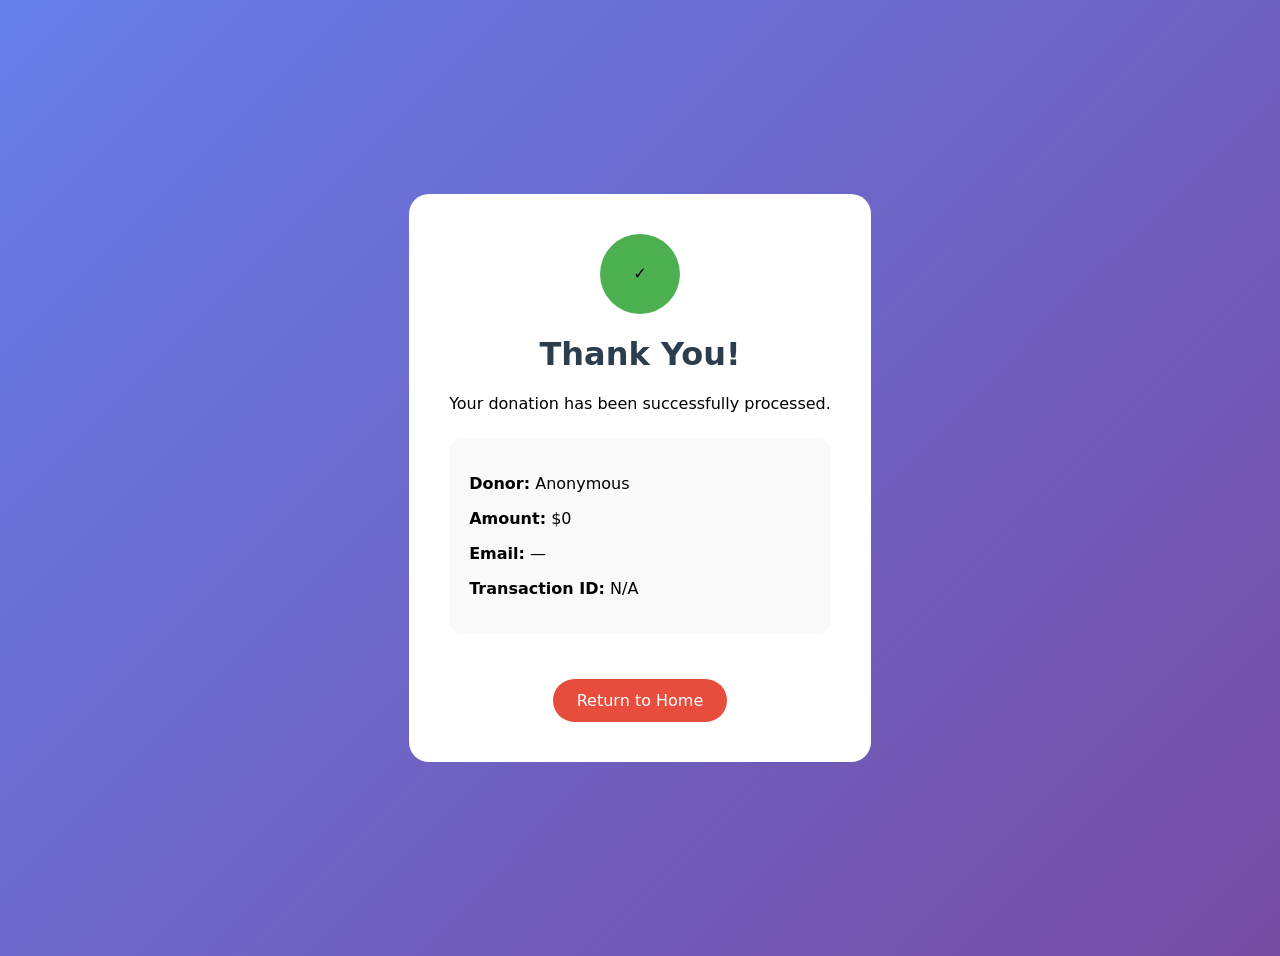
<file: payment.html>
<!DOCTYPE html>
<html lang="en">
<head>
    <meta charset="UTF-8">
    <meta name="viewport" content="width=device-width, initial-scale=1.0">
    <title>Payment Confirmation</title>
    <style>
        body { font-family: system-ui; background: linear-gradient(135deg,#667eea 0%,#764ba2 100%); min-height:100vh; display:flex; align-items:center; justify-content:center; padding:20px; }
        .card { background:white; border-radius:20px; padding:40px; text-align:center; max-width:500px; }
        .checkmark { width:80px; height:80px; background:#4CAF50; border-radius:50%; display:flex; align-items:center; justify-content:center; margin:0 auto 20px; }
        h1 { color:#2c3e4e; }
        .details { background:#f9f9f9; border-radius:15px; padding:20px; margin:25px 0; text-align:left; }
        .btn { display:inline-block; background:#e74c3c; color:white; text-decoration:none; padding:12px 24px; border-radius:50px; margin-top:20px; }
    </style>
</head>
<body>
<div class="card">
    <div class="checkmark">✓</div>
    <h1>Thank You!</h1>
    <p>Your donation has been successfully processed.</p>
    <div class="details">
        <p><strong>Donor:</strong> <span id="donorName"></span></p>
        <p><strong>Amount:</strong> <span id="amount"></span></p>
        <p><strong>Email:</strong> <span id="email"></span></p>
        <p><strong>Transaction ID:</strong> <span id="txnId"></span></p>
    </div>
    <a href="/" class="btn">Return to Home</a>
</div>
<script>
    document.getElementById('donorName').innerText = sessionStorage.getItem('donorName') || 'Anonymous';
    document.getElementById('amount').innerText = '$' + (sessionStorage.getItem('donationAmount') || '0');
    document.getElementById('email').innerText = sessionStorage.getItem('donationEmail') || '—';
    document.getElementById('txnId').innerText = sessionStorage.getItem('donationId') || 'N/A';
    sessionStorage.clear();
</script>
</body>
</html>
</file>
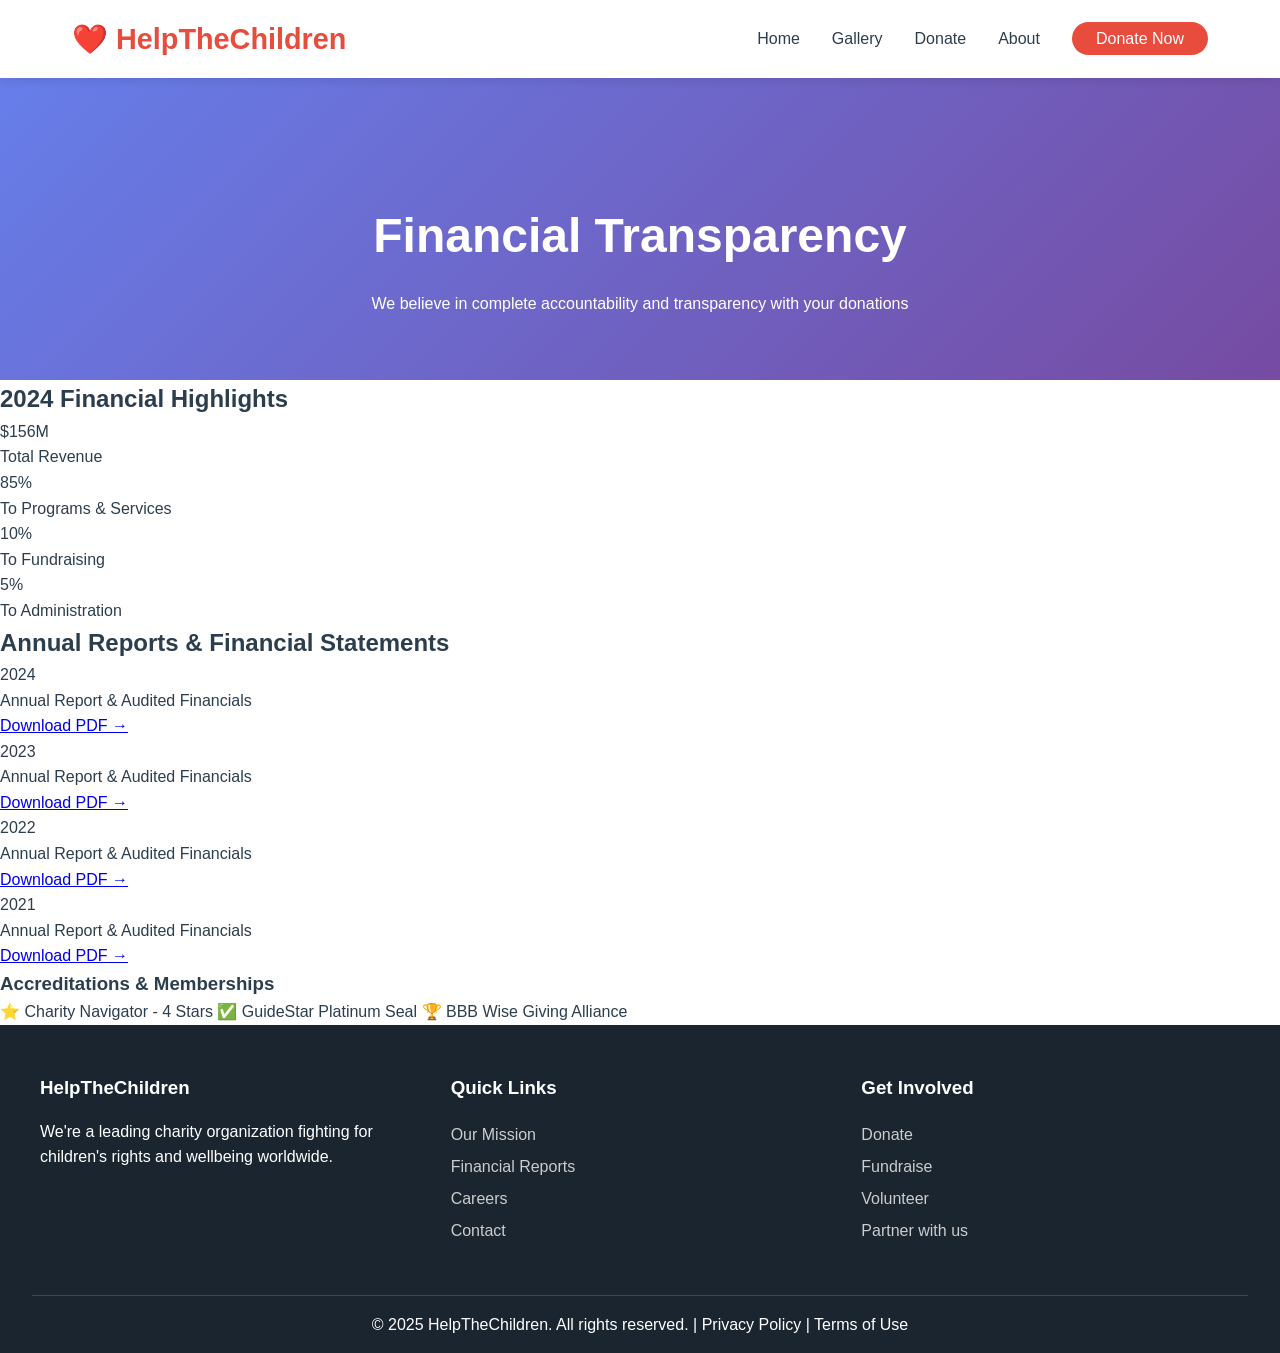
<file: report.html>
<!DOCTYPE html>
<html lang="en">
<head>
    <meta charset="UTF-8">
    <meta name="viewport" content="width=device-width, initial-scale=1.0">
    <title>Help The Children | Financial Reports</title>
    <link rel="stylesheet" href="style.css">
</head>
<body>
    <header>
        <nav>
            <div class="logo">❤️ HelpTheChildren</div>
            <div class="menu-toggle" id="menuToggle">☰</div>
            <ul class="nav-links" id="navLinks">
                <li><a href="index.html">Home</a></li>
                <li><a href="gallery.html">Gallery</a></li>
                <li><a href="donate.html">Donate</a></li>
                <li><a href="about.html">About</a></li>
                <li><a href="donate.html" class="donate-btn">Donate Now</a></li>
            </ul>
        </nav>
    </header>

    <section class="page-header">
        <h1>Financial Transparency</h1>
        <p>We believe in complete accountability and transparency with your donations</p>
    </section>

    <section class="reports-section">
        <div class="reports-container">
            <div class="financial-highlights">
                <h2>2024 Financial Highlights</h2>
                <div class="highlights-grid">
                    <div class="highlight-card">
                        <div class="highlight-number">$156M</div>
                        <p>Total Revenue</p>
                    </div>
                    <div class="highlight-card">
                        <div class="highlight-number">85%</div>
                        <p>To Programs & Services</p>
                    </div>
                    <div class="highlight-card">
                        <div class="highlight-number">10%</div>
                        <p>To Fundraising</p>
                    </div>
                    <div class="highlight-card">
                        <div class="highlight-number">5%</div>
                        <p>To Administration</p>
                    </div>
                </div>
            </div>

            <div class="annual-reports">
                <h2>Annual Reports & Financial Statements</h2>
                <div class="report-list">
                    <div class="report-item">
                        <div class="report-year">2024</div>
                        <div class="report-title">Annual Report & Audited Financials</div>
                        <a href="#" class="report-link">Download PDF →</a>
                    </div>
                    <div class="report-item">
                        <div class="report-year">2023</div>
                        <div class="report-title">Annual Report & Audited Financials</div>
                        <a href="#" class="report-link">Download PDF →</a>
                    </div>
                    <div class="report-item">
                        <div class="report-year">2022</div>
                        <div class="report-title">Annual Report & Audited Financials</div>
                        <a href="#" class="report-link">Download PDF →</a>
                    </div>
                    <div class="report-item">
                        <div class="report-year">2021</div>
                        <div class="report-title">Annual Report & Audited Financials</div>
                        <a href="#" class="report-link">Download PDF →</a>
                    </div>
                </div>
            </div>

            <div class="certifications">
                <h3>Accreditations & Memberships</h3>
                <div class="cert-badges">
                    <span class="badge">⭐ Charity Navigator - 4 Stars</span>
                    <span class="badge">✅ GuideStar Platinum Seal</span>
                    <span class="badge">🏆 BBB Wise Giving Alliance</span>
                </div>
            </div>
        </div>
    </section>

    <footer>
        <div class="footer-content">
            <div class="footer-section">
                <h3>HelpTheChildren</h3>
                <p>We're a leading charity organization fighting for children's rights and wellbeing worldwide.</p>
            </div>
            <div class="footer-section">
                <h3>Quick Links</h3>
                <ul>
                    <li><a href="mission.html">Our Mission</a></li>
                    <li><a href="reports.html">Financial Reports</a></li>
                    <li><a href="careers.html">Careers</a></li>
                    <li><a href="contact.html">Contact</a></li>
                </ul>
            </div>
            <div class="footer-section">
                <h3>Get Involved</h3>
                <ul>
                    <li><a href="donate.html">Donate</a></li>
                    <li><a href="fundraise.html">Fundraise</a></li>
                    <li><a href="volunteer.html">Volunteer</a></li>
                    <li><a href="partners.html">Partner with us</a></li>
                </ul>
            </div>
        </div>
        <div class="copyright">
            <p>&copy; 2025 HelpTheChildren. All rights reserved. | Privacy Policy | Terms of Use</p>
        </div>
    </footer>

    <script src="script.js"></script>
</body>
</html>
</file>
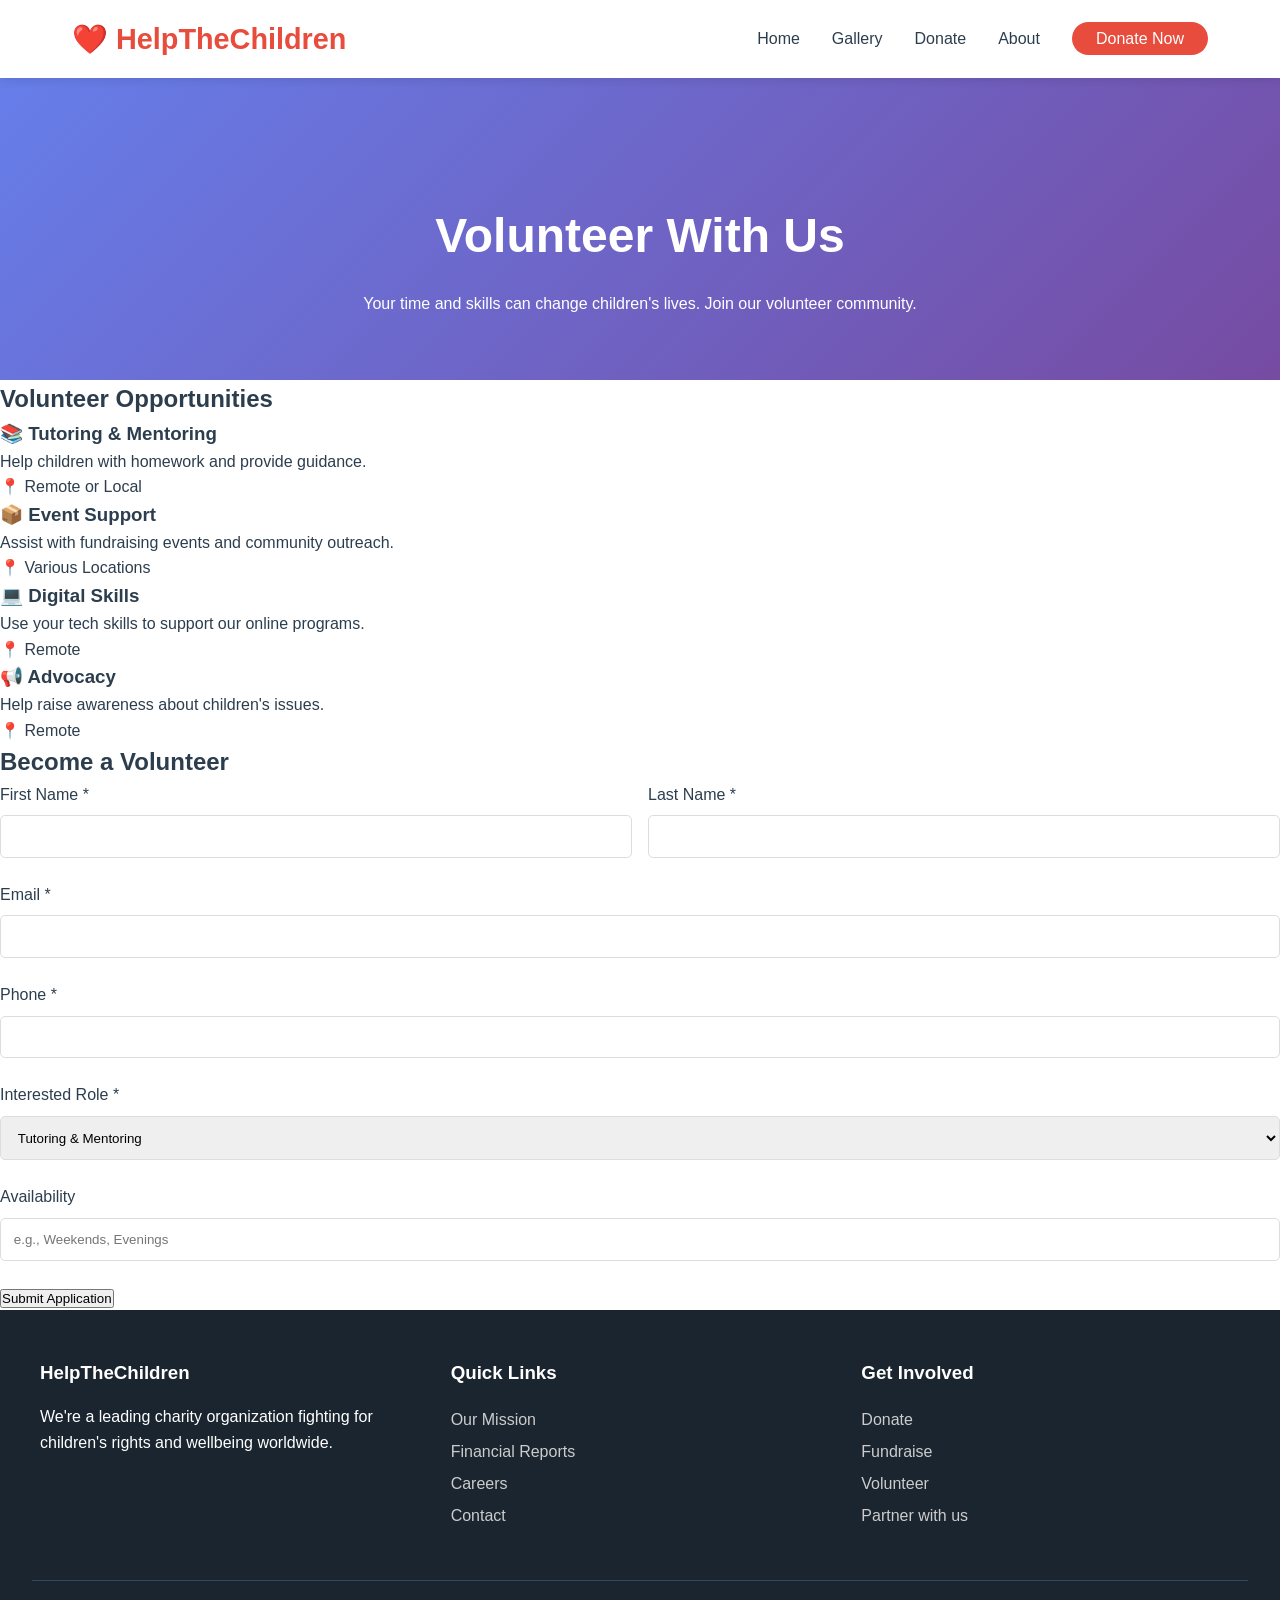
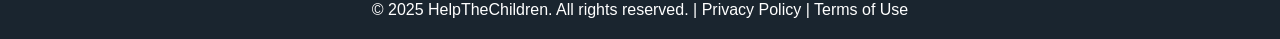
<file: volunteer.html>
<!DOCTYPE html>
<html lang="en">
<head>
    <meta charset="UTF-8">
    <meta name="viewport" content="width=device-width, initial-scale=1.0">
    <title>Help The Children | Volunteer</title>
    <link rel="stylesheet" href="style.css">
</head>
<body>
    <header>
        <nav>
            <div class="logo">❤️ HelpTheChildren</div>
            <div class="menu-toggle" id="menuToggle">☰</div>
            <ul class="nav-links" id="navLinks">
                <li><a href="index.html">Home</a></li>
                <li><a href="gallery.html">Gallery</a></li>
                <li><a href="donate.html">Donate</a></li>
                <li><a href="about.html">About</a></li>
                <li><a href="donate.html" class="donate-btn">Donate Now</a></li>
            </ul>
        </nav>
    </header>

    <section class="page-header">
        <h1>Volunteer With Us</h1>
        <p>Your time and skills can change children's lives. Join our volunteer community.</p>
    </section>

    <section class="volunteer-section">
        <div class="volunteer-container">
            <div class="opportunities">
                <h2>Volunteer Opportunities</h2>
                <div class="opp-grid">
                    <div class="opp-card">
                        <h3>📚 Tutoring & Mentoring</h3>
                        <p>Help children with homework and provide guidance.</p>
                        <div class="opp-location">📍 Remote or Local</div>
                    </div>
                    <div class="opp-card">
                        <h3>📦 Event Support</h3>
                        <p>Assist with fundraising events and community outreach.</p>
                        <div class="opp-location">📍 Various Locations</div>
                    </div>
                    <div class="opp-card">
                        <h3>💻 Digital Skills</h3>
                        <p>Use your tech skills to support our online programs.</p>
                        <div class="opp-location">📍 Remote</div>
                    </div>
                    <div class="opp-card">
                        <h3>📢 Advocacy</h3>
                        <p>Help raise awareness about children's issues.</p>
                        <div class="opp-location">📍 Remote</div>
                    </div>
                </div>
            </div>

            <div class="volunteer-form-container">
                <h2>Become a Volunteer</h2>
                <form id="volunteerForm" class="volunteer-form">
                    <div class="form-row">
                        <div class="form-group">
                            <label>First Name *</label>
                            <input type="text" id="volFirstName" required>
                        </div>
                        <div class="form-group">
                            <label>Last Name *</label>
                            <input type="text" id="volLastName" required>
                        </div>
                    </div>
                    <div class="form-group">
                        <label>Email *</label>
                        <input type="email" id="volEmail" required>
                    </div>
                    <div class="form-group">
                        <label>Phone *</label>
                        <input type="tel" id="volPhone" required>
                    </div>
                    <div class="form-group">
                        <label>Interested Role *</label>
                        <select id="volRole">
                            <option>Tutoring & Mentoring</option>
                            <option>Event Support</option>
                            <option>Digital Skills</option>
                            <option>Advocacy</option>
                        </select>
                    </div>
                    <div class="form-group">
                        <label>Availability</label>
                        <input type="text" placeholder="e.g., Weekends, Evenings">
                    </div>
                    <button type="submit" class="submit-volunteer">Submit Application</button>
                </form>
            </div>
        </div>
    </section>

    <footer>
        <div class="footer-content">
            <div class="footer-section">
                <h3>HelpTheChildren</h3>
                <p>We're a leading charity organization fighting for children's rights and wellbeing worldwide.</p>
            </div>
            <div class="footer-section">
                <h3>Quick Links</h3>
                <ul>
                    <li><a href="mission.html">Our Mission</a></li>
                    <li><a href="reports.html">Financial Reports</a></li>
                    <li><a href="careers.html">Careers</a></li>
                    <li><a href="contact.html">Contact</a></li>
                </ul>
            </div>
            <div class="footer-section">
                <h3>Get Involved</h3>
                <ul>
                    <li><a href="donate.html">Donate</a></li>
                    <li><a href="fundraise.html">Fundraise</a></li>
                    <li><a href="volunteer.html">Volunteer</a></li>
                    <li><a href="partners.html">Partner with us</a></li>
                </ul>
            </div>
        </div>
        <div class="copyright">
            <p>&copy; 2025 HelpTheChildren. All rights reserved. | Privacy Policy | Terms of Use</p>
        </div>
    </footer>

    <script src="script.js"></script>
</body>
</html>
</file>
<file: style.css>
* {
    margin: 0;
    padding: 0;
    box-sizing: border-box;
}

body {
    font-family: 'Segoe UI', Tahoma, Geneva, Verdana, sans-serif;
    line-height: 1.6;
    color: #2c3e4e;
}

/* Header & Navigation */
header {
    background: white;
    box-shadow: 0 2px 10px rgba(0,0,0,0.1);
    position: fixed;
    width: 100%;
    top: 0;
    z-index: 1000;
}

nav {
    max-width: 1200px;
    margin: 0 auto;
    padding: 1rem 2rem;
    display: flex;
    justify-content: space-between;
    align-items: center;
    flex-wrap: wrap;
}

.logo {
    font-size: 1.8rem;
    font-weight: bold;
    color: #e74c3c;
}

.nav-links {
    display: flex;
    gap: 2rem;
    list-style: none;
}

.nav-links a {
    text-decoration: none;
    color: #2c3e4e;
    font-weight: 500;
    transition: color 0.3s;
}

.nav-links a:hover, .nav-links a.active {
    color: #e74c3c;
}

.donate-btn {
    background: #e74c3c;
    color: white !important;
    padding: 0.5rem 1.5rem;
    border-radius: 50px;
}

.donate-btn:hover {
    background: #c0392b;
    color: white !important;
}

.menu-toggle {
    display: none;
    font-size: 1.8rem;
    cursor: pointer;
}

/* Hero Section */
.hero {
    background: linear-gradient(rgba(0,0,0,0.6), rgba(0,0,0,0.6)), url('https://images.unsplash.com/photo-1488521787991-ed7bbaae773c?w=1200');
    background-size: cover;
    background-position: center;
    height: 80vh;
    display: flex;
    align-items: center;
    text-align: center;
    color: white;
    margin-top: 70px;
}

.hero-content {
    max-width: 800px;
    margin: 0 auto;
    padding: 2rem;
}

.hero h1 {
    font-size: 3rem;
    margin-bottom: 1rem;
}

.hero p {
    font-size: 1.2rem;
    margin-bottom: 2rem;
}

.cta-button {
    background: #e74c3c;
    color: white;
    padding: 1rem 2rem;
    text-decoration: none;
    border-radius: 50px;
    font-weight: bold;
    display: inline-block;
    transition: background 0.3s;
}

.cta-button:hover {
    background: #c0392b;
}

/* Impact Section */
.impact {
    max-width: 1200px;
    margin: 4rem auto;
    padding: 0 2rem;
    text-align: center;
}

.impact h2 {
    font-size: 2.5rem;
    margin-bottom: 3rem;
}

.stats {
    display: flex;
    justify-content: space-around;
    flex-wrap: wrap;
    gap: 2rem;
}

.stat-card {
    flex: 1;
    min-width: 200px;
    background: #f9f9f9;
    padding: 2rem;
    border-radius: 10px;
    transition: transform 0.3s;
}

.stat-card:hover {
    transform: translateY(-5px);
}

.stat-number {
    font-size: 2.5rem;
    font-weight: bold;
    color: #e74c3c;
}

/* Programs Section */
.programs {
    background: #f4f6f9;
    padding: 4rem 2rem;
}

.programs-container {
    max-width: 1200px;
    margin: 0 auto;
}

.programs h2 {
    text-align: center;
    font-size: 2.5rem;
    margin-bottom: 3rem;
}

.program-grid {
    display: grid;
    grid-template-columns: repeat(auto-fit, minmax(300px, 1fr));
    gap: 2rem;
}

.program-card {
    background: white;
    border-radius: 10px;
    overflow: hidden;
    box-shadow: 0 4px 6px rgba(0,0,0,0.1);
}

.program-card img {
    width: 100%;
    height: 200px;
    object-fit: cover;
}

.program-card h3 {
    padding: 1.5rem 1.5rem 0.5rem;
    color: #e74c3c;
}

.program-card p {
    padding: 0 1.5rem 1.5rem;
}

/* Testimonials */
.testimonials {
    max-width: 1200px;
    margin: 4rem auto;
    padding: 0 2rem;
    text-align: center;
}

.testimonials h2 {
    font-size: 2.5rem;
    margin-bottom: 3rem;
}

.testimonial-grid {
    display: grid;
    grid-template-columns: repeat(auto-fit, minmax(300px, 1fr));
    gap: 2rem;
}

.testimonial {
    background: #f9f9f9;
    padding: 2rem;
    border-radius: 10px;
    font-style: italic;
}

/* Newsletter */
.newsletter {
    background: #2c3e4e;
    color: white;
    text-align: center;
    padding: 4rem 2rem;
}

.newsletter-content {
    max-width: 600px;
    margin: 0 auto;
}

.newsletter h2 {
    margin-bottom: 1rem;
}

.newsletter-form {
    display: flex;
    gap: 1rem;
    margin-top: 2rem;
    flex-wrap: wrap;
    justify-content: center;
}

.newsletter-form input {
    flex: 1;
    padding: 1rem;
    border: none;
    border-radius: 50px;
    font-size: 1rem;
}

.newsletter-form button {
    background: #e74c3c;
    color: white;
    border: none;
    padding: 1rem 2rem;
    border-radius: 50px;
    cursor: pointer;
    font-weight: bold;
}

/* Page Header */
.page-header {
    background: linear-gradient(135deg, #667eea 0%, #764ba2 100%);
    color: white;
    text-align: center;
    padding: 8rem 2rem 4rem;
    margin-top: 70px;
}

.page-header h1 {
    font-size: 3rem;
    margin-bottom: 1rem;
}

/* Gallery Page */
.gallery-section {
    max-width: 1200px;
    margin: 2rem auto;
    padding: 0 2rem;
}

.gallery-filters {
    display: flex;
    justify-content: center;
    gap: 1rem;
    margin-bottom: 2rem;
    flex-wrap: wrap;
}

.filter-btn {
    background: #f0f0f0;
    border: none;
    padding: 0.5rem 1.5rem;
    border-radius: 50px;
    cursor: pointer;
    transition: all 0.3s;
}

.filter-btn.active, .filter-btn:hover {
    background: #e74c3c;
    color: white;
}

.gallery-grid {
    display: grid;
    grid-template-columns: repeat(auto-fill, minmax(300px, 1fr));
    gap: 1.5rem;
}

.gallery-item {
    position: relative;
    overflow: hidden;
    border-radius: 10px;
    cursor: pointer;
}

.gallery-item img {
    width: 100%;
    height: 250px;
    object-fit: cover;
    transition: transform 0.3s;
}

.gallery-item:hover img {
    transform: scale(1.1);
}

.gallery-overlay {
    position: absolute;
    bottom: 0;
    left: 0;
    right: 0;
    background: linear-gradient(transparent, rgba(0,0,0,0.8));
    color: white;
    padding: 1rem;
    transform: translateY(100%);
    transition: transform 0.3s;
}

.gallery-item:hover .gallery-overlay {
    transform: translateY(0);
}

/* Lightbox */
.lightbox {
    display: none;
    position: fixed;
    z-index: 2000;
    left: 0;
    top: 0;
    width: 100%;
    height: 100%;
    background-color: rgba(0,0,0,0.9);
}

.lightbox-content {
    margin: auto;
    display: block;
    max-width: 90%;
    max-height: 90%;
    position: absolute;
    top: 50%;
    left: 50%;
    transform: translate(-50%, -50%);
}

.close {
    position: absolute;
    top: 20px;
    right: 35px;
    color: white;
    font-size: 40px;
    cursor: pointer;
}

/* Donation Page */
.donation-section {
    max-width: 1200px;
    margin: 2rem auto;
    padding: 0 2rem;
}

.donation-container {
    display: grid;
    grid-template-columns: 1fr 0.8fr;
    gap: 2rem;
}

.donation-form-container {
    background: white;
    padding: 2rem;
    border-radius: 10px;
    box-shadow: 0 4px 6px rgba(0,0,0,0.1);
}

.amount-buttons {
    display: flex;
    gap: 1rem;
    flex-wrap: wrap;
    margin: 1rem 0;
}

.amount-btn {
    background: #f0f0f0;
    border: 2px solid #ddd;
    padding: 0.8rem 1.5rem;
    border-radius: 50px;
    cursor: pointer;
    transition: all 0.3s;
}

.amount-btn.selected {
    background: #e74c3c;
    color: white;
    border-color: #e74c3c;
}

.custom-amount {
    margin-top: 1rem;
}

.custom-amount input {
    width: 100%;
    padding: 0.8rem;
    border: 1px solid #ddd;
    border-radius: 5px;
}

.frequency-buttons {
    display: flex;
    gap: 2rem;
    margin: 1rem 0;
}

.radio-label {
    display: flex;
    align-items: center;
    gap: 0.5rem;
    cursor: pointer;
}

.form-row {
    display: grid;
    grid-template-columns: 1fr 1fr;
    gap: 1rem;
}

.form-group {
    margin-bottom: 1.5rem;
}

.form-group label {
    display: block;
    margin-bottom: 0.5rem;
    font-weight: 500;
}

.form-group input, .form-group select {
    width: 100%;
    padding: 0.8rem;
    border: 1px solid #ddd;
    border-radius: 5px;
}

.checkbox-label {
    display: flex;
    align-items: center;
    gap: 0.5rem;
    cursor: pointer;
}

.submit-donation {
    background: #e74c3c;
    color: white;
    width: 100%;
    padding: 1rem;
    border: none;
    border-radius: 50px;
    font-size: 1.1rem;
    font-weight: bold;
    cursor: pointer;
    transition: background 0.3s;
}

.submit-donation:hover {
    background: #c0392b;
}

.secure-note {
    text-align: center;
    margin-top: 1rem;
    color: #666;
}

.donation-info {
    display: flex;
    flex-direction: column;
    gap: 1.5rem;
}

.info-card {
    background: white;
    padding: 1.5rem;
    border-radius: 10px;
    box-shadow: 0 4px 6px rgba(0,0,0,0.1);
}

.info-card h3 {
    margin-bottom: 1rem;
    color: #e74c3c;
}

.impact-breakdown .breakdown-item {
    display: flex;
    justify-content: space-between;
    padding: 0.5rem 0;
    border-bottom: 1px solid #eee;
}

.info-card ul {
    list-style: none;
}

.info-card li {
    padding: 0.5rem 0;
}

/* About Page */
.about-section {
    max-width: 1200px;
    margin: 2rem auto;
    padding: 0 2rem;
}

.about-container {
    display: grid;
    grid-template-columns: 1fr 0.5fr;
    gap: 2rem;
}

.about-content h2 {
    color: #e74c3c;
    margin: 1.5rem 0 1rem;
}

.about-content ul {
    list-style: none;
    margin-top: 1rem;
}

.about-content li {
    padding: 0.5rem 0;
}

.timeline {
    margin-top: 1rem;
}

.timeline-item {
    display: flex;
    margin-bottom: 1rem;
    background: #f9f9f9;
    padding: 1rem;
    border-radius: 5px;
}

.year {
    font-weight: bold;
    color: #e74c3c;
    min-width: 80px;
}

.team-section {
    max-width: 1200px;
    margin: 4rem auto;
    padding: 0 2rem;
    text-align: center;
}

.team-grid {
    display: grid;
    grid-template-columns: repeat(auto-fit, minmax(250px, 1fr));
    gap: 2rem;
    margin-top: 2rem;
}

.team-member img {
    width: 150px;
    height: 150px;
    border-radius: 50%;
    object-fit: cover;
    margin-bottom: 1rem;
}

.partners {
    background: #f4f6f9;
    padding: 4rem 2rem;
    text-align: center;
}

.partner-logos {
    display: flex;
    justify-content: center;
    gap: 3rem;
    flex-wrap: wrap;
    margin-top: 2rem;
}

.partner {
    background: white;
    padding: 1rem 2rem;
    border-radius: 10px;
    font-weight: bold;
}

/* Footer */
footer {
    background: #1a252f;
    color: white;
    padding: 3rem 2rem 1rem;
}

.footer-content {
    max-width: 1200px;
    margin: 0 auto;
    display: grid;
    grid-template-columns: repeat(auto-fit, minmax(250px, 1fr));
    gap: 2rem;
}

.footer-section h3 {
    margin-bottom: 1rem;
}

.footer-section ul {
    list-style: none;
}

.footer-section a {
    color: #ccc;
    text-decoration: none;
    line-height: 2;
}

.copyright {
    text-align: center;
    margin-top: 3rem;
    padding-top: 1rem;
    border-top: 1px solid #34495e;
}

/* Responsive */
@media (max-width: 768px) {
    .menu-toggle {
        display: block;
    }
    
    .nav-links {
        display: none;
        width: 100%;
        flex-direction: column;
        text-align: center;
        padding: 1rem 0;
    }
    
    .nav-links.active {
        display: flex;
    }
    
    .hero h1 {
        font-size: 2rem;
    }
    
    .donation-container, .about-container {
        grid-template-columns: 1fr;
    }
    
    .form-row {
        grid-template-columns: 1fr;
    }
}
</file>
